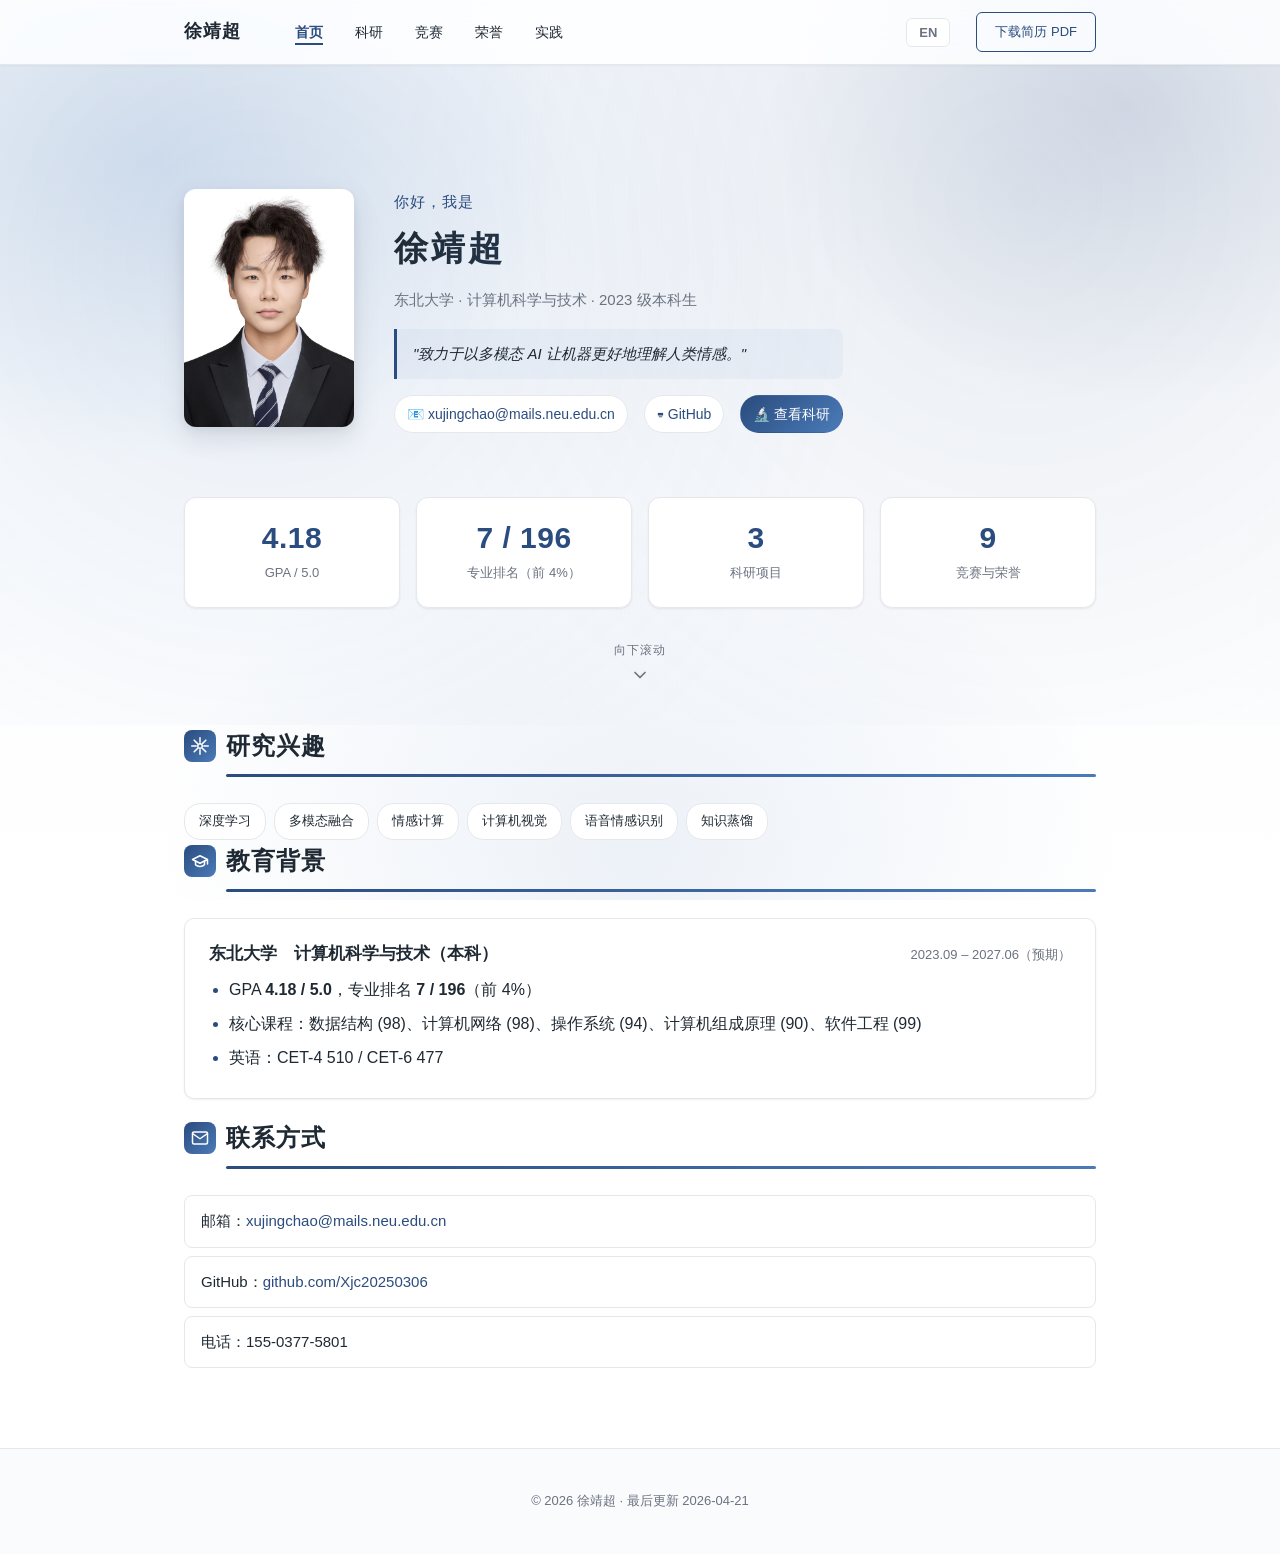
<file: index.html>
<!DOCTYPE html>
<html lang="zh-CN">

<head>
  <meta charset="UTF-8">
  <meta name="viewport" content="width=device-width, initial-scale=1.0">
  <meta name="description" content="徐靖超 - 东北大学计算机科学与技术本科生个人主页">
  <title data-en="Jingchao Xu · Homepage">徐靖超 · 个人主页</title>
  <link rel="stylesheet" href="css/style.css">
</head>

<body>

  <header class="site-header">
    <nav class="nav container">
      <a class="brand" href="index.html" data-en="Jingchao Xu">徐靖超</a>
      <ul class="nav-links">
        <li><a href="index.html" class="active" data-en="Home">首页</a></li>
        <li><a href="research.html" data-en="Research">科研</a></li>
        <li><a href="awards.html" data-en="Awards">竞赛</a></li>
        <li><a href="honors.html" data-en="Honors">荣誉</a></li>
        <li><a href="activities.html" data-en="Activities">实践</a></li>
      </ul>
      <button id="lang-toggle" class="btn-lang" type="button" aria-label="Switch to English">EN</button>
      <a class="btn-resume" href="assets/resume.pdf" target="_blank" rel="noopener" data-en="Download CV">下载简历 PDF</a>
    </nav>
  </header>

  <main>

    <!-- Hero -->
    <section class="hero-wrap">
      <div class="hero-bg-deco" aria-hidden="true"></div>
      <div class="hero container">
        <img class="avatar" src="assets/avatar.jpg" alt="徐靖超" loading="eager">
        <div class="hero-info">
          <p class="greet" data-en="Hello, I'm">你好，我是</p>
          <h1 data-en="Jingchao Xu">徐靖超</h1>
          <p class="tagline" data-en="Northeastern University · Computer Science · Class of 2027">
            东北大学 · 计算机科学与技术 · 2023 级本科生</p>
          <p class="motto" data-en="“Exploring how machines can perceive human emotion through multimodal AI.”">
            "致力于以多模态 AI 让机器更好地理解人类情感。"</p>
          <p class="hero-contact">
            <a href="mailto:xujingchao@mails.neu.edu.cn">📧 xujingchao@mails.neu.edu.cn</a>
            <a href="https://github.com/Xjc20250306" target="_blank" rel="noopener">⌨ GitHub</a>
            <a href="research.html" data-en="🔬 Research" class="cta-link">🔬 查看科研</a>
          </p>
        </div>
      </div>

      <!-- 统计卡片 -->
      <div class="container stats-grid reveal">
        <div class="stat-card">
          <div class="stat-num" data-count-to="4.18" data-decimals="2">0.00</div>
          <div class="stat-label" data-en="GPA / 5.0">GPA / 5.0</div>
        </div>
        <div class="stat-card">
          <div class="stat-num"><span data-count-to="7">0</span> / 196</div>
          <div class="stat-label" data-en="Major Ranking (Top 4%)">专业排名（前 4%）</div>
        </div>
        <div class="stat-card">
          <div class="stat-num" data-count-to="3">0</div>
          <div class="stat-label" data-en="Research Projects">科研项目</div>
        </div>
        <div class="stat-card">
          <div class="stat-num" data-count-to="9">0</div>
          <div class="stat-label" data-en="Awards & Honors">竞赛与荣誉</div>
        </div>
      </div>

      <a href="#main-content" class="scroll-down" aria-label="向下滚动">
        <span data-en="Scroll">向下滚动</span>
        <svg width="20" height="20" viewBox="0 0 24 24" fill="none" stroke="currentColor" stroke-width="2"
          stroke-linecap="round" stroke-linejoin="round">
          <polyline points="6 9 12 15 18 9"></polyline>
        </svg>
      </a>
    </section>

    <div id="main-content"></div>

    <!-- 研究兴趣 -->
    <section class="container reveal">
      <h2>
        <span class="sec-icon" aria-hidden="true">
          <svg viewBox="0 0 24 24" fill="none" stroke="currentColor" stroke-width="2" stroke-linecap="round"
            stroke-linejoin="round">
            <circle cx="12" cy="12" r="3"></circle>
            <path
              d="M12 1v6m0 10v6M4.22 4.22l4.24 4.24m7.08 7.08l4.24 4.24M1 12h6m10 0h6M4.22 19.78l4.24-4.24m7.08-7.08l4.24-4.24">
            </path>
          </svg>
        </span>
        <span data-en="Research Interests">研究兴趣</span>
      </h2>
      <div class="tags">
        <span class="tag-pill" data-en="Deep Learning">深度学习</span>
        <span class="tag-pill" data-en="Multimodal Fusion">多模态融合</span>
        <span class="tag-pill" data-en="Affective Computing">情感计算</span>
        <span class="tag-pill" data-en="Computer Vision">计算机视觉</span>
        <span class="tag-pill" data-en="Speech Emotion Recognition">语音情感识别</span>
        <span class="tag-pill" data-en="Knowledge Distillation">知识蒸馏</span>
      </div>
    </section>

    <!-- 教育背景 -->
    <section class="container reveal">
      <h2>
        <span class="sec-icon" aria-hidden="true">
          <svg viewBox="0 0 24 24" fill="none" stroke="currentColor" stroke-width="2" stroke-linecap="round"
            stroke-linejoin="round">
            <path d="M22 10v6M2 10l10-5 10 5-10 5z"></path>
            <path d="M6 12v5c3 3 9 3 12 0v-5"></path>
          </svg>
        </span>
        <span data-en="Education">教育背景</span>
      </h2>
      <article class="card">
        <div class="card-head">
          <h3 data-en="Northeastern University &nbsp;&nbsp; B.Eng. in Computer Science and Technology">
            东北大学　计算机科学与技术（本科）</h3>
          <span class="period" data-en="Sep 2023 – Jun 2027 (Expected)">2023.09 – 2027.06（预期）</span>
        </div>
        <ul class="bullets">
          <li data-en="GPA <strong>4.18 / 5.0</strong>, Major Ranking <strong>7 / 196</strong> (Top 4%)">
            GPA <strong>4.18 / 5.0</strong>，专业排名 <strong>7 / 196</strong>（前 4%）</li>
          <li
            data-en="Core Courses: Data Structures (98), Computer Networks (98), Operating Systems (94), Computer Organization (90), Software Engineering (99)">
            核心课程：数据结构 (98)、计算机网络 (98)、操作系统 (94)、计算机组成原理 (90)、软件工程 (99)</li>
          <li data-en="English: CET-4 510 / CET-6 477">英语：CET-4 510 / CET-6 477</li>
        </ul>
      </article>
    </section>

    <!-- 联系方式 -->
    <section class="container reveal">
      <h2>
        <span class="sec-icon" aria-hidden="true">
          <svg viewBox="0 0 24 24" fill="none" stroke="currentColor" stroke-width="2" stroke-linecap="round"
            stroke-linejoin="round">
            <path d="M4 4h16c1.1 0 2 .9 2 2v12c0 1.1-.9 2-2 2H4c-1.1 0-2-.9-2-2V6c0-1.1.9-2 2-2z"></path>
            <polyline points="22,6 12,13 2,6"></polyline>
          </svg>
        </span>
        <span data-en="Contact">联系方式</span>
      </h2>
      <ul class="contact-list">
        <li data-en="Email: <a href='mailto:xujingchao@mails.neu.edu.cn'>xujingchao@mails.neu.edu.cn</a>">
          邮箱：<a href="mailto:xujingchao@mails.neu.edu.cn">xujingchao@mails.neu.edu.cn</a></li>
        <li
          data-en="GitHub: <a href='https://github.com/Xjc20250306' target='_blank' rel='noopener'>github.com/Xjc20250306</a>">
          GitHub：<a href="https://github.com/Xjc20250306" target="_blank" rel="noopener">github.com/Xjc20250306</a>
        </li>
        <li data-en="Phone: 155-0377-5801">电话：155-0377-5801</li>
      </ul>
    </section>

  </main>

  <footer class="site-footer">
    <div class="container">
      <p data-en="© 2026 Jingchao Xu · Last updated 2026-04-19">© 2026 徐靖超 · 最后更新 2026-04-21</p>
    </div>
  </footer>

  <script src="js/main.js"></script>
</body>

</html>
</file>
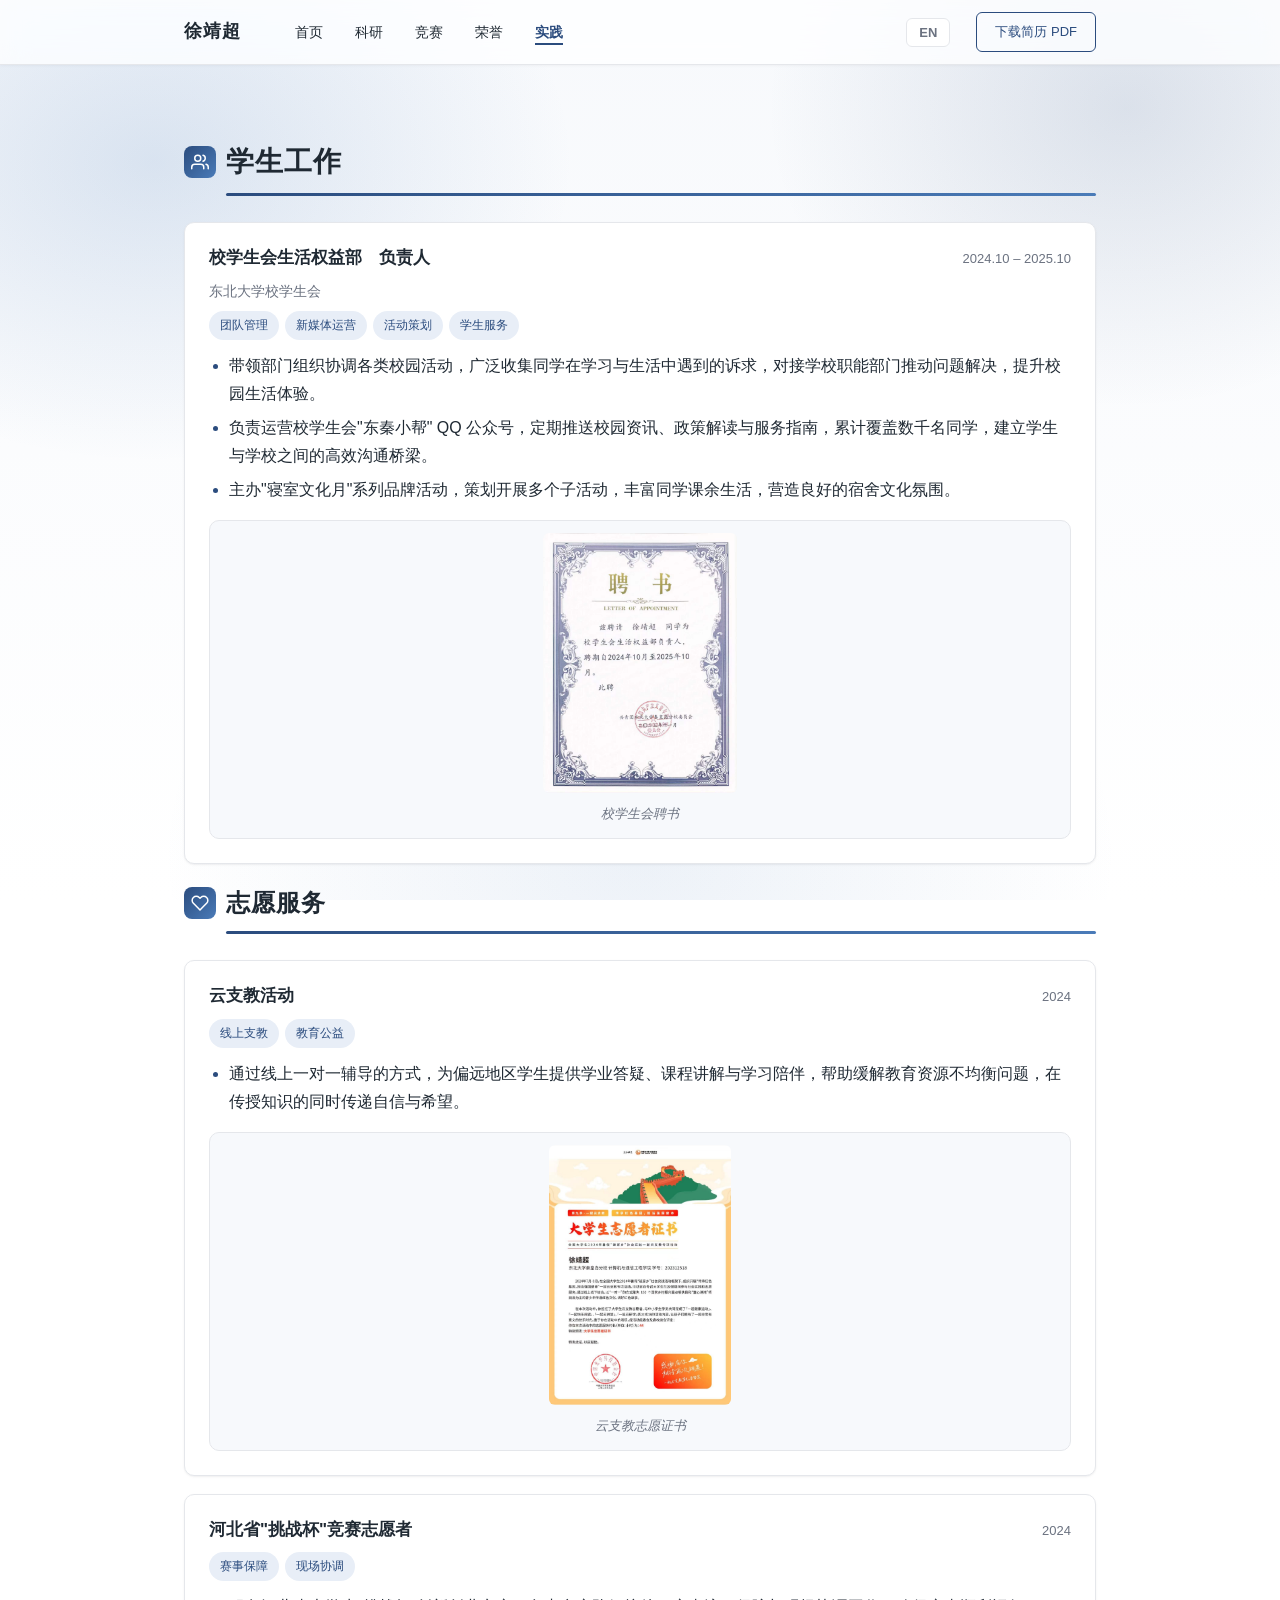
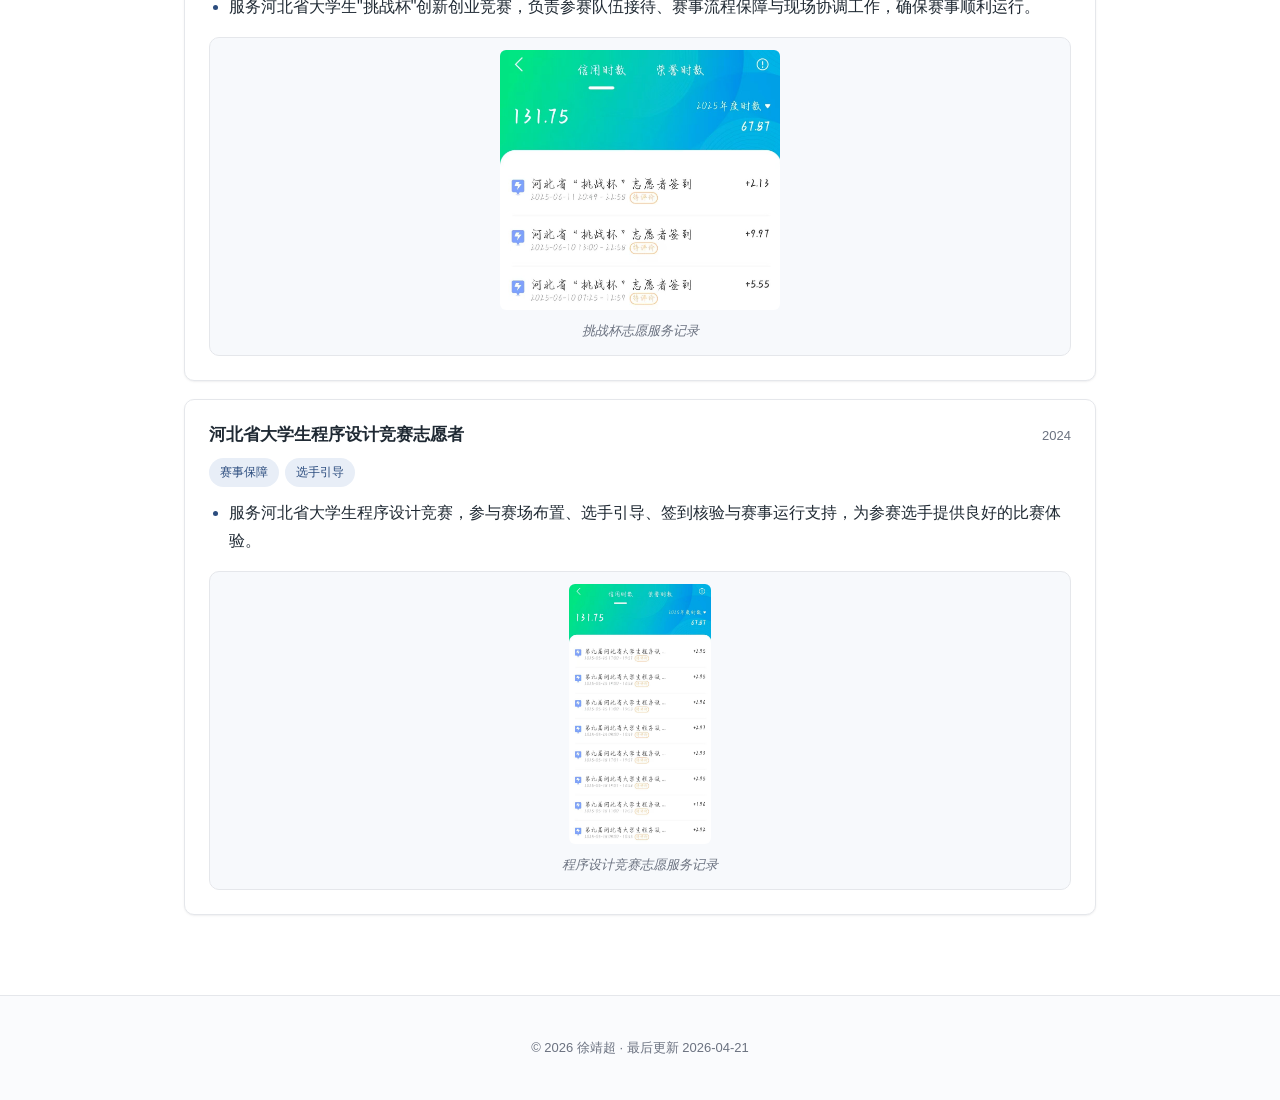
<file: activities.html>
<!DOCTYPE html>
<html lang="zh-CN">

<head>
  <meta charset="UTF-8">
  <meta name="viewport" content="width=device-width, initial-scale=1.0">
  <meta name="description" content="徐靖超 - 学生工作与志愿服务">
  <title data-en="Activities · Jingchao Xu">学生工作与志愿服务 · 徐靖超</title>
  <link rel="stylesheet" href="css/style.css">
</head>

<body>

  <header class="site-header">
    <nav class="nav container">
      <a class="brand" href="index.html" data-en="Jingchao Xu">徐靖超</a>
      <ul class="nav-links">
        <li><a href="index.html" data-en="Home">首页</a></li>
        <li><a href="research.html" data-en="Research">科研</a></li>
        <li><a href="awards.html" data-en="Awards">竞赛</a></li>
        <li><a href="honors.html" data-en="Honors">荣誉</a></li>
        <li><a href="activities.html" class="active" data-en="Activities">实践</a></li>
      </ul>
      <button id="lang-toggle" class="btn-lang" type="button" aria-label="Switch to English">EN</button>
      <a class="btn-resume" href="assets/resume.pdf" target="_blank" rel="noopener" data-en="Download CV">下载简历 PDF</a>
    </nav>
  </header>

  <main>

    <!-- 学生工作 -->
    <section class="container page-section">
      <h2>
        <span class="sec-icon" aria-hidden="true">
          <svg viewBox="0 0 24 24" fill="none" stroke="currentColor" stroke-width="2" stroke-linecap="round"
            stroke-linejoin="round">
            <path d="M17 21v-2a4 4 0 0 0-4-4H5a4 4 0 0 0-4 4v2"></path>
            <circle cx="9" cy="7" r="4"></circle>
            <path d="M23 21v-2a4 4 0 0 0-3-3.87"></path>
            <path d="M16 3.13a4 4 0 0 1 0 7.75"></path>
          </svg>
        </span>
        <span data-en="Student Leadership">学生工作</span>
      </h2>

      <article class="card reveal">
        <div class="card-head">
          <h3 data-en="Head of Life &amp; Rights Department, NEU Student Union">校学生会生活权益部　负责人</h3>
          <span class="period" data-en="Oct 2024 – Oct 2025">2024.10 – 2025.10</span>
        </div>
        <p class="meta" data-en="Northeastern University Student Union">东北大学校学生会</p>
        <div class="tags-mini">
          <span class="tag-pill sm" data-en="Leadership">团队管理</span>
          <span class="tag-pill sm" data-en="New Media Operation">新媒体运营</span>
          <span class="tag-pill sm" data-en="Event Planning">活动策划</span>
          <span class="tag-pill sm" data-en="Student Service">学生服务</span>
        </div>
        <ul class="bullets">
          <li
            data-en="Led a team to organize campus activities, gathered student feedback on academic and daily-life issues, and coordinated with university administration to drive improvements.">
            带领部门组织协调各类校园活动，广泛收集同学在学习与生活中遇到的诉求，对接学校职能部门推动问题解决，提升校园生活体验。</li>
          <li
            data-en="Operated the official QQ channel “东秦小帮” (DongQin Helper), regularly publishing campus information, policy interpretation and service guides reaching thousands of students.">
            负责运营校学生会"东秦小帮" QQ 公众号，定期推送校园资讯、政策解读与服务指南，累计覆盖数千名同学，建立学生与学校之间的高效沟通桥梁。</li>
          <li
            data-en="Hosted the “Dormitory Culture Month” series, planning multiple sub-events to enrich dorm life and strengthen community bonds among students.">
            主办"寝室文化月"系列品牌活动，策划开展多个子活动，丰富同学课余生活，营造良好的宿舍文化氛围。</li>
        </ul>
        <figure class="card-figure">
          <img src="assets/certs/学生会聘书.jpg" alt="校学生会聘书" loading="lazy"
            onerror="this.src='assets/avatar.jpg';this.classList.add('placeholder');">
          <figcaption data-en="Student Union Appointment Letter">校学生会聘书</figcaption>
        </figure>
      </article>
    </section>

    <!-- 志愿服务 -->
    <section class="container">
      <h2>
        <span class="sec-icon" aria-hidden="true">
          <svg viewBox="0 0 24 24" fill="none" stroke="currentColor" stroke-width="2" stroke-linecap="round"
            stroke-linejoin="round">
            <path
              d="M20.84 4.61a5.5 5.5 0 0 0-7.78 0L12 5.67l-1.06-1.06a5.5 5.5 0 0 0-7.78 7.78l1.06 1.06L12 21.23l7.78-7.78 1.06-1.06a5.5 5.5 0 0 0 0-7.78z">
            </path>
          </svg>
        </span>
        <span data-en="Volunteer Service">志愿服务</span>
      </h2>

      <article class="card reveal">
        <div class="card-head">
          <h3 data-en="Online Teaching Volunteer (Cloud Tutoring Project)">云支教活动</h3>
          <span class="period" data-en="2024">2024</span>
        </div>
        <div class="tags-mini">
          <span class="tag-pill sm" data-en="Online Teaching">线上支教</span>
          <span class="tag-pill sm" data-en="Educational Equity">教育公益</span>
        </div>
        <ul class="bullets">
          <li
            data-en="Provided online academic tutoring and companionship for students from remote regions, helping bridge the educational resource gap and conveying confidence and motivation through personalized one-on-one sessions.">
            通过线上一对一辅导的方式，为偏远地区学生提供学业答疑、课程讲解与学习陪伴，帮助缓解教育资源不均衡问题，在传授知识的同时传递自信与希望。</li>
        </ul>
        <figure class="card-figure">
          <img src="assets/certs/云支教.jpg" alt="云支教志愿证书" loading="lazy"
            onerror="this.src='assets/avatar.jpg';this.classList.add('placeholder');">
          <figcaption data-en="Cloud Tutoring Volunteer Certificate">云支教志愿证书</figcaption>
        </figure>
      </article>

      <article class="card reveal">
        <div class="card-head">
          <h3 data-en="Volunteer, Hebei Provincial “Challenge Cup” Competition">河北省"挑战杯"竞赛志愿者</h3>
          <span class="period" data-en="2024">2024</span>
        </div>
        <div class="tags-mini">
          <span class="tag-pill sm" data-en="Event Support">赛事保障</span>
          <span class="tag-pill sm" data-en="Coordination">现场协调</span>
        </div>
        <ul class="bullets">
          <li
            data-en="Served the Hebei Provincial 'Challenge Cup' college innovation and entrepreneurship competition, responsible for participant reception, on-site coordination, and supporting the smooth operation of the contest.">
            服务河北省大学生"挑战杯"创新创业竞赛，负责参赛队伍接待、赛事流程保障与现场协调工作，确保赛事顺利运行。</li>
        </ul>
        <figure class="card-figure">
          <img src="assets/certs/挑战杯.jpg" alt="挑战杯志愿服务证书" loading="lazy"
            onerror="this.src='assets/avatar.jpg';this.classList.add('placeholder');">
          <figcaption data-en="Challenge Cup Volunteer Certificate">挑战杯志愿服务记录</figcaption>
        </figure>
      </article>

      <article class="card reveal">
        <div class="card-head">
          <h3 data-en="Volunteer, Hebei Provincial Collegiate Programming Contest">河北省大学生程序设计竞赛志愿者</h3>
          <span class="period" data-en="2024">2024</span>
        </div>
        <div class="tags-mini">
          <span class="tag-pill sm" data-en="Event Support">赛事保障</span>
          <span class="tag-pill sm" data-en="Contestant Guidance">选手引导</span>
        </div>
        <ul class="bullets">
          <li
            data-en="Supported the Hebei Provincial Collegiate Programming Contest with venue setup, contestant guidance, and on-site logistics, contributing to a smooth and well-organized event experience.">
            服务河北省大学生程序设计竞赛，参与赛场布置、选手引导、签到核验与赛事运行支持，为参赛选手提供良好的比赛体验。</li>
        </ul>
        <figure class="card-figure">
          <img src="assets/certs/程序设计竞赛.jpg" alt="程序设计竞赛志愿服务证书" loading="lazy"
            onerror="this.src='assets/avatar.jpg';this.classList.add('placeholder');">
          <figcaption data-en="Programming Contest Volunteer Certificate">程序设计竞赛志愿服务记录</figcaption>
        </figure>
      </article>
    </section>

  </main>

  <footer class="site-footer">
    <div class="container">
      <p data-en="© 2026 Jingchao Xu · Last updated 2026-04-19">© 2026 徐靖超 · 最后更新 2026-04-21</p>
    </div>
  </footer>

  <script src="js/main.js"></script>
</body>

</html>
</file>
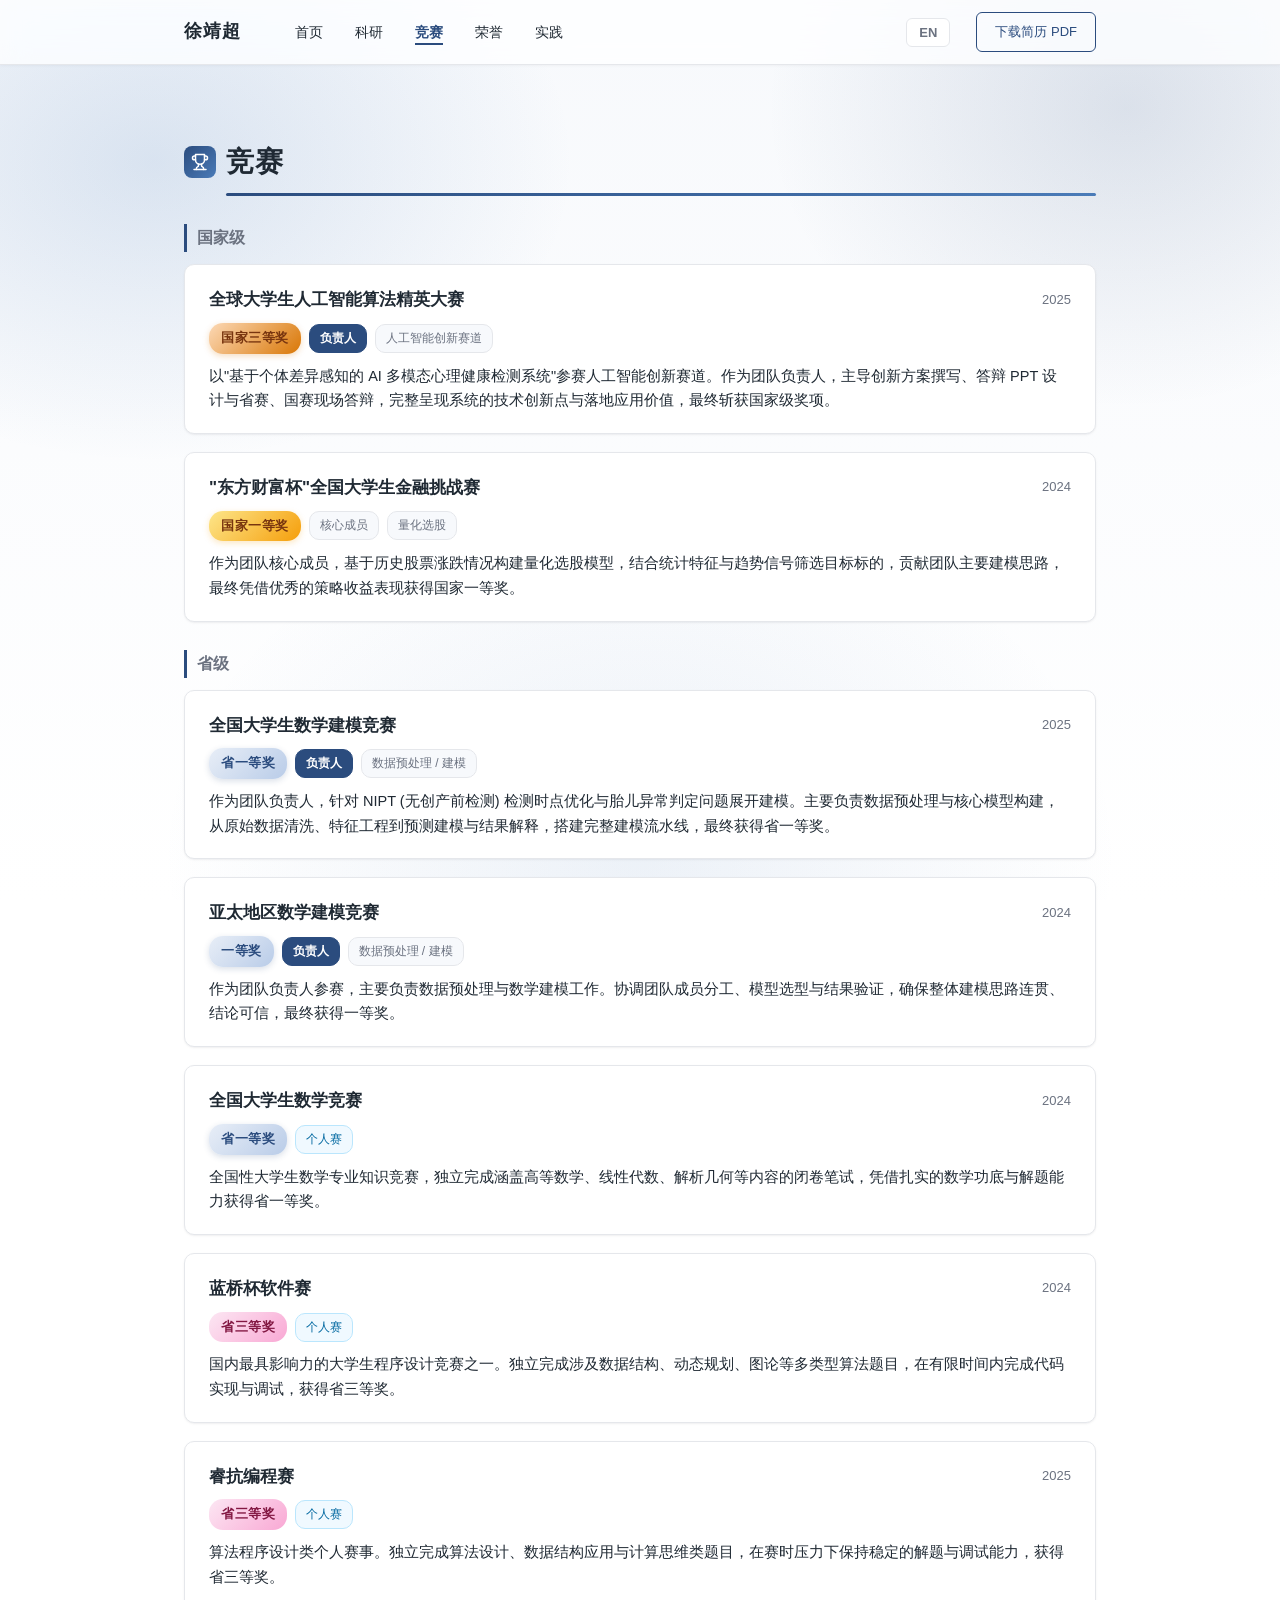
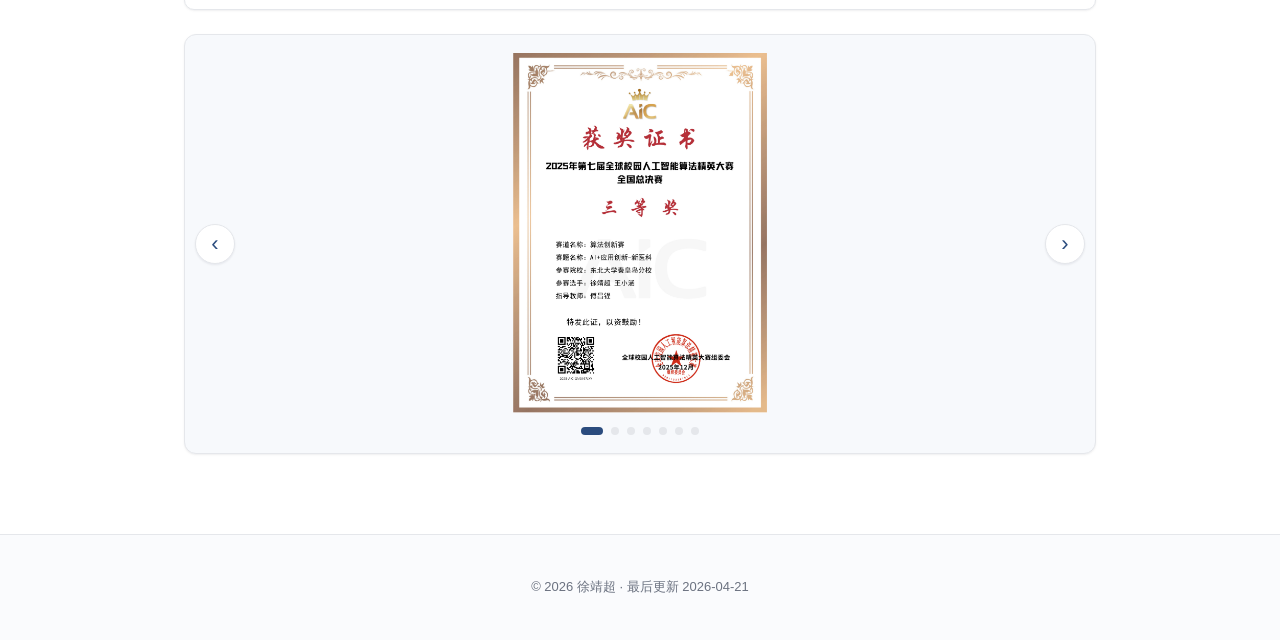
<file: awards.html>
<!DOCTYPE html>
<html lang="zh-CN">

<head>
  <meta charset="UTF-8">
  <meta name="viewport" content="width=device-width, initial-scale=1.0">
  <meta name="description" content="徐靖超 - 竞赛">
  <title data-en="Awards · Jingchao Xu">竞赛 · 徐靖超</title>
  <link rel="stylesheet" href="css/style.css">
</head>

<body>

  <header class="site-header">
    <nav class="nav container">
      <a class="brand" href="index.html" data-en="Jingchao Xu">徐靖超</a>
      <ul class="nav-links">
        <li><a href="index.html" data-en="Home">首页</a></li>
        <li><a href="research.html" data-en="Research">科研</a></li>
        <li><a href="awards.html" class="active" data-en="Awards">竞赛</a></li>
        <li><a href="honors.html" data-en="Honors">荣誉</a></li>
        <li><a href="activities.html" data-en="Activities">实践</a></li>
      </ul>
      <button id="lang-toggle" class="btn-lang" type="button" aria-label="Switch to English">EN</button>
      <a class="btn-resume" href="assets/resume.pdf" target="_blank" rel="noopener" data-en="Download CV">下载简历 PDF</a>
    </nav>
  </header>

  <main>

    <section class="container page-section">
      <h2>
        <span class="sec-icon" aria-hidden="true">
          <svg viewBox="0 0 24 24" fill="none" stroke="currentColor" stroke-width="2" stroke-linecap="round"
            stroke-linejoin="round">
            <path d="M6 9H4.5a2.5 2.5 0 0 1 0-5H6"></path>
            <path d="M18 9h1.5a2.5 2.5 0 0 0 0-5H18"></path>
            <path d="M4 22h16"></path>
            <path d="M10 14.66V17c0 .55-.47.98-.97 1.21C7.85 18.75 7 20.24 7 22"></path>
            <path d="M14 14.66V17c0 .55.47.98.97 1.21C16.15 18.75 17 20.24 17 22"></path>
            <path d="M18 2H6v7a6 6 0 0 0 12 0V2Z"></path>
          </svg>
        </span>
        <span data-en="Competition Awards">竞赛</span>
      </h2>

      <h3 class="sub" data-en="National Level">国家级</h3>

      <article class="card award-card reveal">
        <div class="card-head">
          <h3 data-en="Global Collegiate AI Algorithm Elite Contest">全球大学生人工智能算法精英大赛</h3>
          <span class="period" data-en="2025">2025</span>
        </div>
        <div class="award-meta">
          <span class="award-badge bronze" data-en="National Third Prize">国家三等奖</span>
          <span class="role-tag lead" data-en="Team Leader">负责人</span>
          <span class="role-tag" data-en="AI Innovation Track">人工智能创新赛道</span>
        </div>
        <p class="award-desc"
          data-en="Led the team in the AI Innovation Track with the project “AI Multimodal Mental Health Detection System with Individual Difference Perception”. Responsible for innovation proposal writing, defense slide design and on-stage presentation in both provincial and national rounds, fully showcasing the system’s technical novelty and application value.">
          以"基于个体差异感知的 AI 多模态心理健康检测系统"参赛人工智能创新赛道。作为团队负责人，主导创新方案撰写、答辩 PPT 设计与省赛、国赛现场答辩，完整呈现系统的技术创新点与落地应用价值，最终斩获国家级奖项。</p>
      </article>

      <article class="card award-card reveal">
        <div class="card-head">
          <h3 data-en="“Eastmoney Cup” National Collegiate Finance Challenge">"东方财富杯"全国大学生金融挑战赛</h3>
          <span class="period" data-en="2024">2024</span>
        </div>
        <div class="award-meta">
          <span class="award-badge gold" data-en="National First Prize">国家一等奖</span>
          <span class="role-tag" data-en="Core Member">核心成员</span>
          <span class="role-tag" data-en="Quantitative Trading">量化选股</span>
        </div>
        <p class="award-desc"
          data-en="As a core team member, designed a quantitative stock-picking strategy based on historical price-movement patterns. Used statistical features and trend signals to screen target stocks, contributing to the team’s superior return performance and ranking among national first prize winners.">
          作为团队核心成员，基于历史股票涨跌情况构建量化选股模型，结合统计特征与趋势信号筛选目标标的，贡献团队主要建模思路，最终凭借优秀的策略收益表现获得国家一等奖。</p>
      </article>

      <h3 class="sub" data-en="Provincial Level">省级</h3>

      <article class="card award-card reveal">
        <div class="card-head">
          <h3 data-en="China Undergraduate Mathematical Contest in Modeling (CUMCM)">全国大学生数学建模竞赛</h3>
          <span class="period" data-en="2025">2025</span>
        </div>
        <div class="award-meta">
          <span class="award-badge prov-1" data-en="Provincial First Prize">省一等奖</span>
          <span class="role-tag lead" data-en="Team Leader">负责人</span>
          <span class="role-tag" data-en="Data Preprocessing & Modeling">数据预处理 / 建模</span>
        </div>
        <p class="award-desc"
          data-en="Led the team to address the optimization of NIPT (Non-Invasive Prenatal Testing) timing and fetal abnormality classification. Took charge of data preprocessing and core model construction, building a complete pipeline from raw data cleaning to predictive modeling and result interpretation, and achieved a Provincial First Prize.">
          作为团队负责人，针对 NIPT (无创产前检测) 检测时点优化与胎儿异常判定问题展开建模。主要负责数据预处理与核心模型构建，从原始数据清洗、特征工程到预测建模与结果解释，搭建完整建模流水线，最终获得省一等奖。</p>
      </article>

      <article class="card award-card reveal">
        <div class="card-head">
          <h3 data-en="Asia-Pacific Mathematical Contest in Modeling (APMCM)">亚太地区数学建模竞赛</h3>
          <span class="period" data-en="2024">2024</span>
        </div>
        <div class="award-meta">
          <span class="award-badge prov-1" data-en="First Prize">一等奖</span>
          <span class="role-tag lead" data-en="Team Leader">负责人</span>
          <span class="role-tag" data-en="Data Preprocessing & Modeling">数据预处理 / 建模</span>
        </div>
        <p class="award-desc"
          data-en="Led the team in the Asia-Pacific Mathematical Contest in Modeling, primarily responsible for data preprocessing and mathematical model construction. Coordinated task allocation, model selection, and result validation across the team, securing a First Prize.">
          作为团队负责人参赛，主要负责数据预处理与数学建模工作。协调团队成员分工、模型选型与结果验证，确保整体建模思路连贯、结论可信，最终获得一等奖。</p>
      </article>

      <article class="card award-card reveal">
        <div class="card-head">
          <h3 data-en="China Undergraduate Mathematics Competition">全国大学生数学竞赛</h3>
          <span class="period" data-en="2024">2024</span>
        </div>
        <div class="award-meta">
          <span class="award-badge prov-1" data-en="Provincial First Prize">省一等奖</span>
          <span class="role-tag solo" data-en="Individual">个人赛</span>
        </div>
        <p class="award-desc"
          data-en="An individual mathematics competition for university students nationwide, covering Calculus, Linear Algebra, and Analytic Geometry. Independently completed the closed-book examination and was awarded a Provincial First Prize.">
          全国性大学生数学专业知识竞赛，独立完成涵盖高等数学、线性代数、解析几何等内容的闭卷笔试，凭借扎实的数学功底与解题能力获得省一等奖。</p>
      </article>

      <article class="card award-card reveal">
        <div class="card-head">
          <h3 data-en="Lanqiao Cup Software Contest">蓝桥杯软件赛</h3>
          <span class="period" data-en="2024">2024</span>
        </div>
        <div class="award-meta">
          <span class="award-badge prov-3" data-en="Provincial Third Prize">省三等奖</span>
          <span class="role-tag solo" data-en="Individual">个人赛</span>
        </div>
        <p class="award-desc"
          data-en="One of the most influential algorithmic programming contests for Chinese college students. Independently solved algorithm problems involving data structures, dynamic programming, and graph theory in a limited-time on-site environment.">
          国内最具影响力的大学生程序设计竞赛之一。独立完成涉及数据结构、动态规划、图论等多类型算法题目，在有限时间内完成代码实现与调试，获得省三等奖。</p>
      </article>

      <article class="card award-card reveal">
        <div class="card-head">
          <h3 data-en="RAICOM Programming Contest">睿抗编程赛</h3>
          <span class="period" data-en="2025">2025</span>
        </div>
        <div class="award-meta">
          <span class="award-badge prov-3" data-en="Provincial Third Prize">省三等奖</span>
          <span class="role-tag solo" data-en="Individual">个人赛</span>
        </div>
        <p class="award-desc"
          data-en="An individual algorithmic programming contest. Independently solved problems across algorithm design, data structures, and computational thinking under contest-time constraints, earning a Provincial Third Prize.">
          算法程序设计类个人赛事。独立完成算法设计、数据结构应用与计算思维类题目，在赛时压力下保持稳定的解题与调试能力，获得省三等奖。</p>
      </article>

      <!-- 证书轮播 -->
      <div class="carousel">
        <button class="carousel-btn prev" aria-label="上一张">&lsaquo;</button>
        <div class="carousel-track">
          <img src="assets/certs/人工智能算法精英赛.png" alt="竞赛证书 1" loading="lazy">
          <img src="assets/certs/东方财富杯.jpg" alt="竞赛证书 2" loading="lazy">
          <img src="assets/certs/全国大学生数学竞赛一等奖.jpg" alt="竞赛证书 3" loading="lazy">
          <img src="assets/certs/睿抗.jpg" alt="竞赛证书 4" loading="lazy">
          <img src="assets/certs/mathorcup大数据挑战赛.jpg" alt="竞赛证书 5" loading="lazy">
          <img src="assets/certs/蓝桥杯.jpg" alt="竞赛证书 6" loading="lazy">
          <img src="assets/certs/沙盘竞赛.jpg" alt="竞赛证书 7" loading="lazy">
        </div>
        <button class="carousel-btn next" aria-label="下一张">&rsaquo;</button>
        <div class="carousel-dots"></div>
      </div>
    </section>

  </main>

  <footer class="site-footer">
    <div class="container">
      <p data-en="© 2026 Jingchao Xu · Last updated 2026-04-19">© 2026 徐靖超 · 最后更新 2026-04-21</p>
    </div>
  </footer>

  <script src="js/main.js"></script>
</body>

</html>
</file>
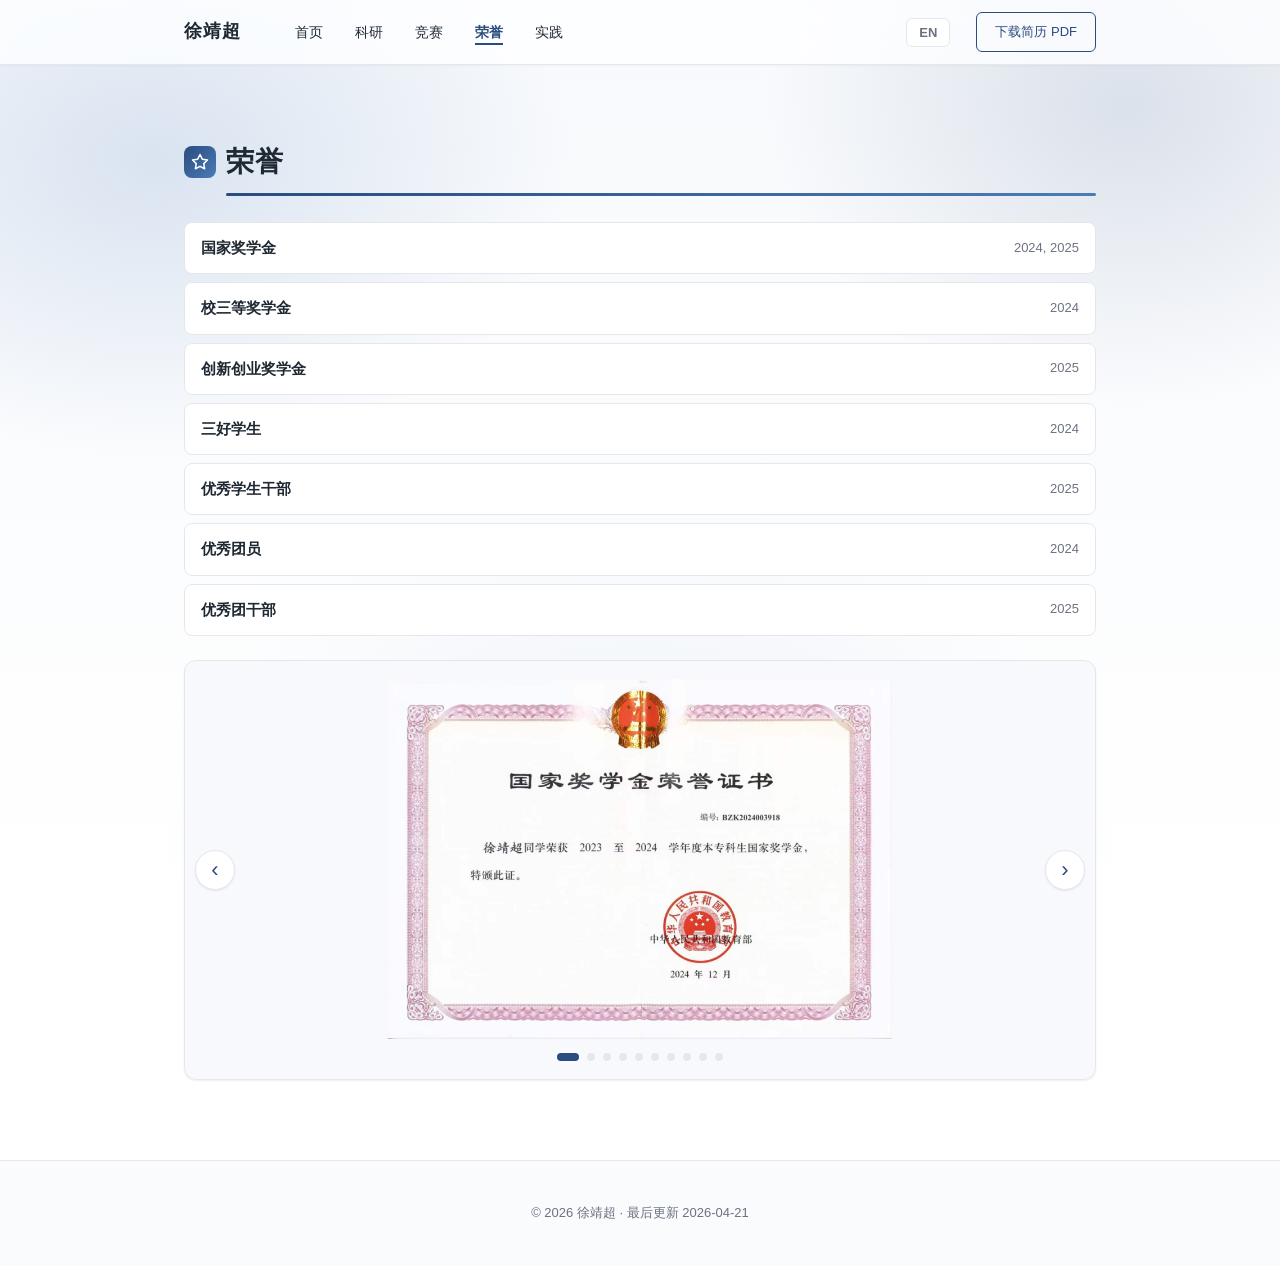
<file: honors.html>
<!DOCTYPE html>
<html lang="zh-CN">

<head>
  <meta charset="UTF-8">
  <meta name="viewport" content="width=device-width, initial-scale=1.0">
  <meta name="description" content="徐靖超 - 荣誉">
  <title data-en="Honors · Jingchao Xu">荣誉 · 徐靖超</title>
  <link rel="stylesheet" href="css/style.css">
</head>

<body>

  <header class="site-header">
    <nav class="nav container">
      <a class="brand" href="index.html" data-en="Jingchao Xu">徐靖超</a>
      <ul class="nav-links">
        <li><a href="index.html" data-en="Home">首页</a></li>
        <li><a href="research.html" data-en="Research">科研</a></li>
        <li><a href="awards.html" data-en="Awards">竞赛</a></li>
        <li><a href="honors.html" class="active" data-en="Honors">荣誉</a></li>
        <li><a href="activities.html" data-en="Activities">实践</a></li>
      </ul>
      <button id="lang-toggle" class="btn-lang" type="button" aria-label="Switch to English">EN</button>
      <a class="btn-resume" href="assets/resume.pdf" target="_blank" rel="noopener" data-en="Download CV">下载简历 PDF</a>
    </nav>
  </header>

  <main>

    <section class="container page-section">
      <h2>
        <span class="sec-icon" aria-hidden="true">
          <svg viewBox="0 0 24 24" fill="none" stroke="currentColor" stroke-width="2" stroke-linecap="round"
            stroke-linejoin="round">
            <polygon
              points="12 2 15.09 8.26 22 9.27 17 14.14 18.18 21.02 12 17.77 5.82 21.02 7 14.14 2 9.27 8.91 8.26 12 2">
            </polygon>
          </svg>
        </span>
        <span data-en="Honors & Scholarships">荣誉</span>
      </h2>
      <ul class="awards reveal">
        <li data-en="<strong>National Scholarship</strong> &nbsp; <span class='period'>2024, 2025</span>">
          <strong>国家奖学金</strong>　<span class="period">2024, 2025</span>
        </li>
        <li data-en="<strong>University Third-Class Scholarship</strong> &nbsp; <span class='period'>2024</span>">
          <strong>校三等奖学金</strong>　<span class="period">2024</span>
        </li>
        <li
          data-en="<strong>Innovation & Entrepreneurship Scholarship</strong> &nbsp; <span class='period'>2025</span>">
          <strong>创新创业奖学金</strong>　<span class="period">2025</span>
        </li>
        <li data-en="<strong>Merit Student</strong> &nbsp; <span class='period'>2024</span>">
          <strong>三好学生</strong>　<span class="period">2024</span>
        </li>
        <li data-en="<strong>Outstanding Student Cadre</strong> &nbsp; <span class='period'>2025</span>">
          <strong>优秀学生干部</strong>　<span class="period">2025</span>
        </li>
        <li data-en="<strong>Outstanding League Member</strong> &nbsp; <span class='period'>2024</span>">
          <strong>优秀团员</strong>　<span class="period">2024</span>
        </li>
        <li data-en="<strong>Outstanding League Cadre</strong> &nbsp; <span class='period'>2025</span>">
          <strong>优秀团干部</strong>　<span class="period">2025</span>
        </li>
      </ul>

      <!-- 证书轮播 -->
      <div class="carousel">
        <button class="carousel-btn prev" aria-label="上一张">&lsaquo;</button>
        <div class="carousel-track">
          <img src="assets/certs/2024国家奖学金.jpg" loading="lazy">
          <img src="assets/certs/校三等奖学金.jpg" loading="lazy">
          <img src="assets/certs/创新创业奖学金.jpg" loading="lazy">
          <img src="assets/certs/三好学生荣誉.jpg" loading="lazy">
          <img src="assets/certs/优秀团干部荣誉.jpg" loading="lazy">
          <img src="assets/certs/优秀学生干部荣誉.jpg" loading="lazy">
          <img src="assets/certs/优秀入党积极分子荣誉.jpg" loading="lazy">
          <img src="assets/certs/团校优秀学员.jpg" loading="lazy">
          <img src="assets/certs/习语青听.jpg" loading="lazy">
          <img src="assets/certs/学习强国.jpg" loading="lazy">
        </div>
        <button class="carousel-btn next" aria-label="下一张">&rsaquo;</button>
        <div class="carousel-dots"></div>
      </div>
    </section>

  </main>

  <footer class="site-footer">
    <div class="container">
      <p data-en="© 2026 Jingchao Xu · Last updated 2026-04-15">© 2026 徐靖超 · 最后更新 2026-04-21</p>
    </div>
  </footer>

  <script src="js/main.js"></script>
</body>

</html>
</file>
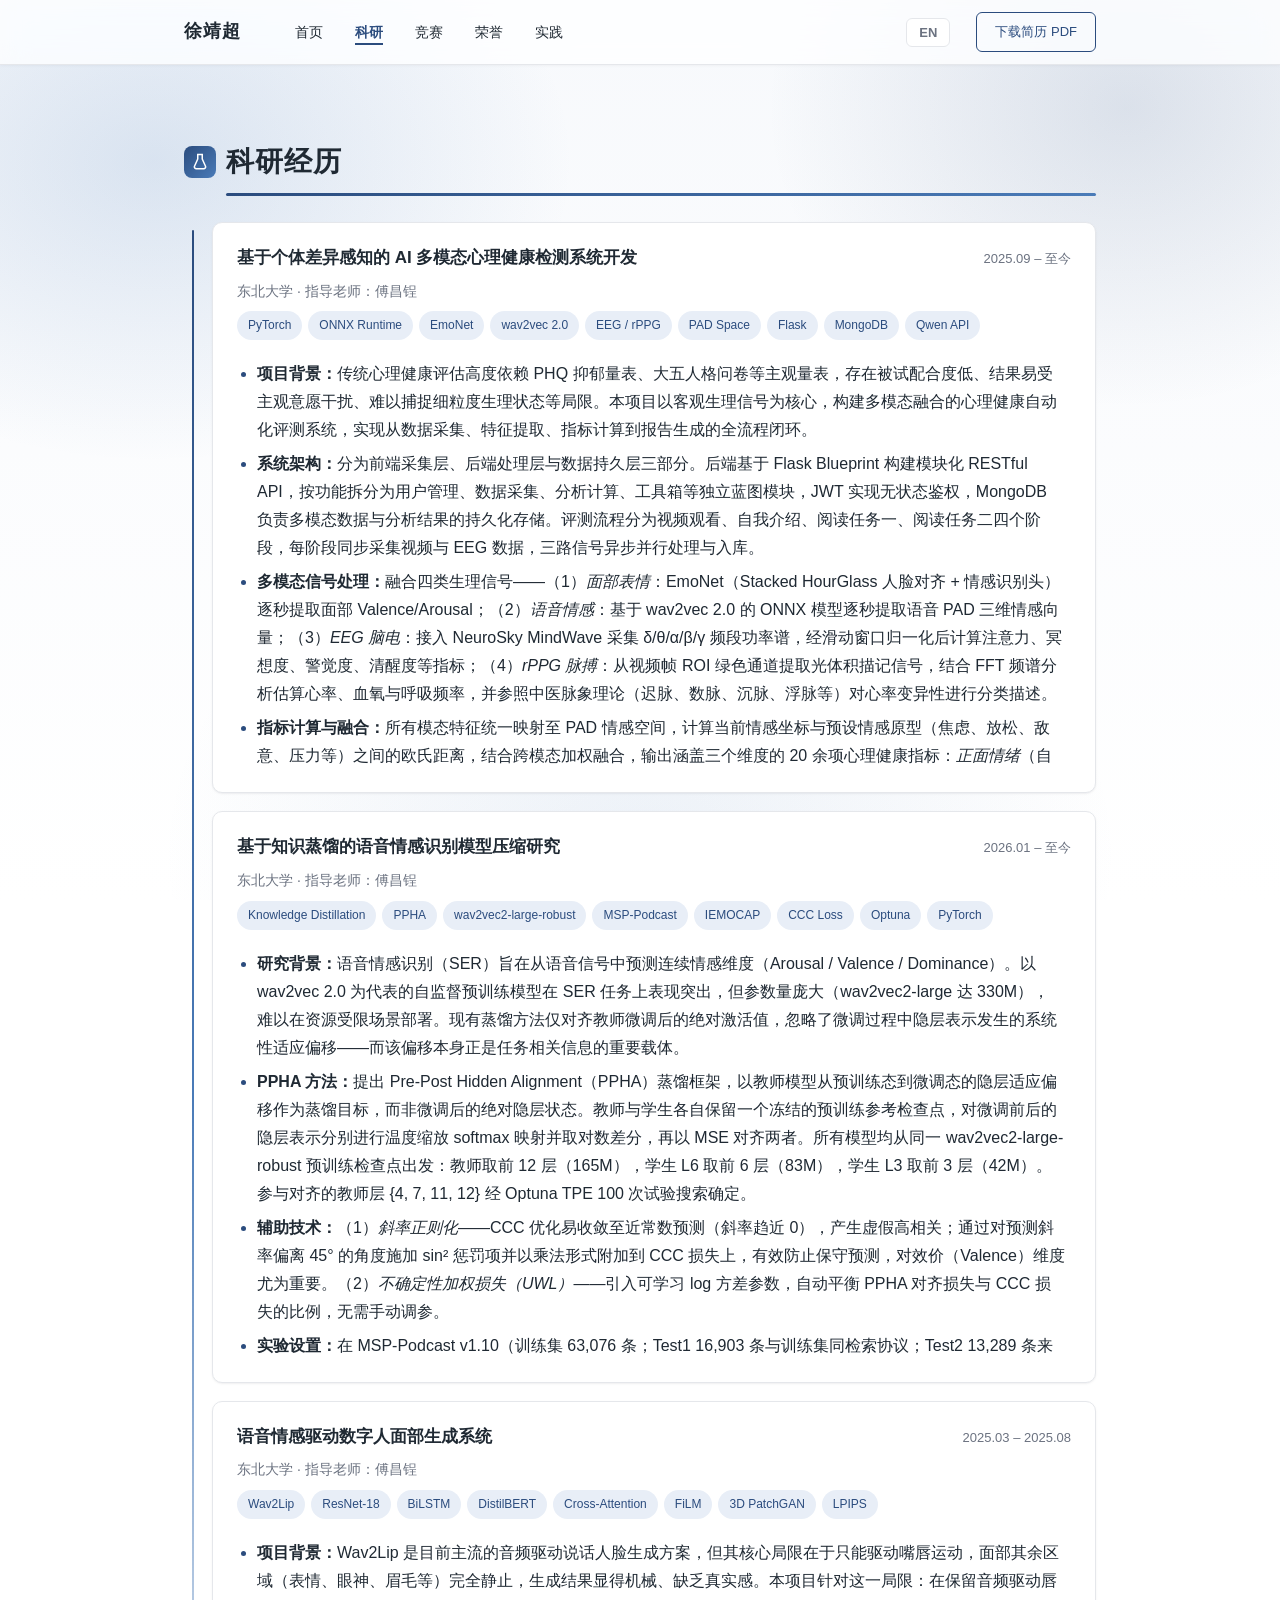
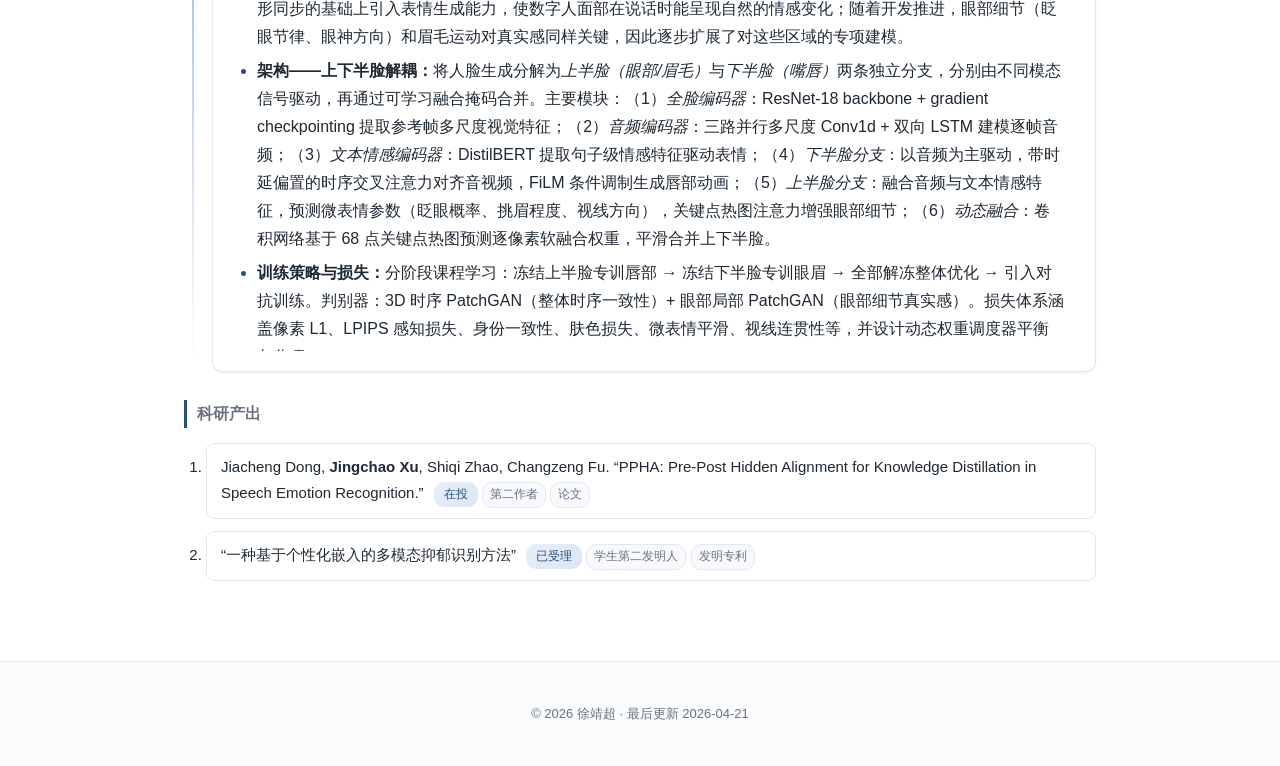
<file: research.html>
<!DOCTYPE html>
<html lang="zh-CN">

<head>
  <meta charset="UTF-8">
  <meta name="viewport" content="width=device-width, initial-scale=1.0">
  <meta name="description" content="徐靖超 - 科研经历">
  <title data-en="Research · Jingchao Xu">科研经历 · 徐靖超</title>
  <link rel="stylesheet" href="css/style.css">
</head>

<body>

  <header class="site-header">
    <nav class="nav container">
      <a class="brand" href="index.html" data-en="Jingchao Xu">徐靖超</a>
      <ul class="nav-links">
        <li><a href="index.html" data-en="Home">首页</a></li>
        <li><a href="research.html" class="active" data-en="Research">科研</a></li>
        <li><a href="awards.html" data-en="Awards">竞赛</a></li>
        <li><a href="honors.html" data-en="Honors">荣誉</a></li>
        <li><a href="activities.html" data-en="Activities">实践</a></li>
      </ul>
      <button id="lang-toggle" class="btn-lang" type="button" aria-label="Switch to English">EN</button>
      <a class="btn-resume" href="assets/resume.pdf" target="_blank" rel="noopener" data-en="Download CV">下载简历 PDF</a>
    </nav>
  </header>

  <main>

    <section class="container page-section">
      <h2>
        <span class="sec-icon" aria-hidden="true">
          <svg viewBox="0 0 24 24" fill="none" stroke="currentColor" stroke-width="2" stroke-linecap="round"
            stroke-linejoin="round">
            <path d="M9 2v6L4.5 18a2.5 2.5 0 0 0 2.5 3h10a2.5 2.5 0 0 0 2.5-3L15 8V2"></path>
            <line x1="9" y1="2" x2="15" y2="2"></line>
          </svg>
        </span>
        <span data-en="Research Experience">科研经历</span>
      </h2>

      <div class="timeline">
        <article class="card timeline-item reveal">
          <div class="card-head">
            <h3 data-en="AI Multimodal Mental Health Detection System with Individual Difference Perception">
              基于个体差异感知的 AI 多模态心理健康检测系统开发</h3>
            <span class="period" data-en="Sep 2025 – Present">2025.09 – 至今</span>
          </div>
          <p class="meta" data-en="Northeastern University · Advisor: Prof. Changzeng Fu">
            东北大学 · 指导老师：傅昌锃</p>
          <div class="tags-mini">
            <span class="tag-pill sm">PyTorch</span>
            <span class="tag-pill sm">ONNX Runtime</span>
            <span class="tag-pill sm">EmoNet</span>
            <span class="tag-pill sm">wav2vec 2.0</span>
            <span class="tag-pill sm">EEG / rPPG</span>
            <span class="tag-pill sm">PAD Space</span>
            <span class="tag-pill sm">Flask</span>
            <span class="tag-pill sm">MongoDB</span>
            <span class="tag-pill sm">Qwen API</span>
          </div>
          <div class="card-scroll-body">
          <ul class="bullets">
            <li
              data-en="<strong>Background:</strong> Traditional mental health assessment relies heavily on subjective scales (PHQ depression inventory, Big Five personality questionnaire, etc.), which suffer from low compliance, susceptibility to deliberate manipulation, and inability to capture fine-grained physiological states. This project builds a multimodal, automated mental health evaluation system centered on objective physiological signals, covering the full pipeline from data acquisition and feature extraction to indicator computation and report generation.">
              <strong>项目背景：</strong>传统心理健康评估高度依赖 PHQ
              抑郁量表、大五人格问卷等主观量表，存在被试配合度低、结果易受主观意愿干扰、难以捕捉细粒度生理状态等局限。本项目以客观生理信号为核心，构建多模态融合的心理健康自动化评测系统，实现从数据采集、特征提取、指标计算到报告生成的全流程闭环。
            </li>
            <li
              data-en="<strong>System Architecture:</strong> Three-layer design — frontend acquisition, backend processing, and data persistence. The backend uses Flask Blueprint to build a modular RESTful API, decomposed into independent blueprints for user management, data acquisition, analysis computation, and toolbox. JWT handles stateless authentication; MongoDB persists multimodal data and analysis results. Evaluation proceeds in four phases (video watching, self-introduction, reading task 1, reading task 2), each simultaneously collecting video and EEG data, with three signal streams processed and stored asynchronously in parallel.">
              <strong>系统架构：</strong>分为前端采集层、后端处理层与数据持久层三部分。后端基于 Flask Blueprint 构建模块化 RESTful
              API，按功能拆分为用户管理、数据采集、分析计算、工具箱等独立蓝图模块，JWT 实现无状态鉴权，MongoDB
              负责多模态数据与分析结果的持久化存储。评测流程分为视频观看、自我介绍、阅读任务一、阅读任务二四个阶段，每阶段同步采集视频与 EEG 数据，三路信号异步并行处理与入库。
            </li>
            <li
              data-en="<strong>Multimodal Signal Processing:</strong> Four physiological channels are fused: (1) <em>Facial expression</em> — EmoNet (Stacked HourGlass alignment + emotion head) extracts per-second facial Valence/Arousal; (2) <em>Speech emotion</em> — wav2vec 2.0-based ONNX model extracts per-second PAD (Pleasure-Arousal-Dominance) vectors; (3) <em>EEG</em> — NeuroSky MindWave captures δ/θ/α/β/γ band power spectra; sliding-window normalization yields attention, meditation, alertness, and wakefulness indicators; (4) <em>rPPG pulse</em> — green-channel ROI signals from video frames are extracted via FFT spectral analysis to estimate heart rate, SpO₂, and respiration rate; heart rate variability is classified according to TCM pulse theory (slow/rapid/deep/floating pulse types).">
              <strong>多模态信号处理：</strong>融合四类生理信号——（1）<em>面部表情</em>：EmoNet（Stacked HourGlass 人脸对齐 + 情感识别头）逐秒提取面部
              Valence/Arousal；（2）<em>语音情感</em>：基于 wav2vec 2.0 的 ONNX 模型逐秒提取语音 PAD 三维情感向量；（3）<em>EEG 脑电</em>：接入 NeuroSky
              MindWave 采集 δ/θ/α/β/γ 频段功率谱，经滑动窗口归一化后计算注意力、冥想度、警觉度、清醒度等指标；（4）<em>rPPG 脉搏</em>：从视频帧 ROI 绿色通道提取光体积描记信号，结合
              FFT 频谱分析估算心率、血氧与呼吸频率，并参照中医脉象理论（迟脉、数脉、沉脉、浮脉等）对心率变异性进行分类描述。
            </li>
            <li
              data-en="<strong>Indicator Fusion:</strong> All modality features are unified in the PAD (Pleasure-Arousal-Dominance) affective space. Euclidean distances between current affective coordinates and preset emotion prototypes (anxiety, relaxation, hostility, stress, etc.) are computed, then combined via cross-modal weighted fusion to produce 20+ mental health indicators across three dimensions: <em>Positive affect</em> (self-confidence, mind-body balance, self-regulation, energy, vitality); <em>Negative affect</em> (aggressiveness, tension, facial stress, suspicion index); <em>Physiological parameters</em> (attention, relaxation, fatigue, anxiety, stress, depression, happiness, wakefulness). Standardized scale data (PHQ, Big Five, GWB) are used for supplementary validation, and Big Five personality traits (Extraversion, Agreeableness, Conscientiousness, Neuroticism, Openness) are objectively estimated.">
              <strong>指标计算与融合：</strong>所有模态特征统一映射至 PAD 情感空间，计算当前情感坐标与预设情感原型（焦虑、放松、敌意、压力等）之间的欧氏距离，结合跨模态加权融合，输出涵盖三个维度的 20
              余项心理健康指标：<em>正面情绪</em>（自信力、身心平衡率、自我调节能力、能量、活力）、<em>负面情绪</em>（攻击性、紧张度、表情压力、可疑度）、<em>生理参数</em>（注意力、放松度、疲劳/焦虑/压力/抑郁指数、幸福感、清醒度等）。结合
              PHQ、大五人格、GWB 等标准化量表数据进行补充校验，并基于大五人格模型给出外向性、宜人性、尽责性、神经质、开放性的客观估计。
            </li>
            <li
              data-en="<strong>AI Report Generation:</strong> Upon completion of all indicator computations, the system invokes the Qwen large language model with structured data as context to generate a personalized mental health analysis report in HTML format. The report covers four sections: positive affect interpretation, negative affect interpretation, physiological parameter analysis, and adjustment recommendations, with horizontal comparison against historical averages.">
              <strong>AI 报告生成：</strong>所有指标计算完成后，以结构化数据为上下文调用 Qwen 大语言模型，生成个性化心理健康分析报告（HTML
              格式），包含正面情绪解读、负面情绪解读、生理参数分析与调整建议四个板块，并与历史均值进行横向比较。
            </li>
            <li
              data-en="<strong>Personal Contribution:</strong> Responsible for the design and development of the core analysis module: aggregating multimodal data (facial, speech, EEG, pulse) from MongoDB across all evaluation phases; implementing Euclidean distance metrics and cross-modal weighted fusion in the PAD affective space; computing 20+ mental health indicators (self-confidence, mind-body balance, anxiety index, depression index, etc.) and deriving Big Five personality traits; invoking the Qwen API to transform structured indicators into personalized HTML reports; persisting all analysis results to the database; and developing and testing the corresponding API routes.">
              <strong>个人贡献：</strong>负责系统核心分析模块的设计与开发：从 MongoDB 聚合各阶段面部、语音、EEG、脉搏四类多模态数据；基于 PAD
              情感空间实现欧氏距离度量与跨模态加权融合；完成自信力、身心平衡率、焦虑指数、抑郁指数等 20 余项心理健康指标的计算逻辑，并基于大五人格模型推导外向性、宜人性等人格特征；调用 Qwen API
              将结构化指标转化为个性化 HTML 分析报告；将全部分析结果持久化写回数据库，完成相关 API 路由的开发与接口测试。
            </li>
          </ul>
          <figure class="card-figure">
            <img src="assets/research/心理健康检测系统架构图.png" alt="多模态心理健康检测系统架构图" loading="lazy"
              onerror="this.src='assets/avatar.jpg';this.classList.add('placeholder');">
            <figcaption data-en="System architecture diagram">系统架构图</figcaption>
          </figure>
          </div><!-- /.card-scroll-body -->
        </article>

        <article class="card timeline-item reveal">
          <div class="card-head">
            <h3 data-en="Knowledge Distillation for Speech Emotion Recognition Model Compression">
              基于知识蒸馏的语音情感识别模型压缩研究</h3>
            <span class="period" data-en="Jan 2026 – Present">2026.01 – 至今</span>
          </div>
          <p class="meta" data-en="Northeastern University · Advisor: Prof. Changzeng Fu">
            东北大学 · 指导老师：傅昌锃</p>
          <div class="tags-mini">
            <span class="tag-pill sm">Knowledge Distillation</span>
            <span class="tag-pill sm">PPHA</span>
            <span class="tag-pill sm">wav2vec2-large-robust</span>
            <span class="tag-pill sm">MSP-Podcast</span>
            <span class="tag-pill sm">IEMOCAP</span>
            <span class="tag-pill sm">CCC Loss</span>
            <span class="tag-pill sm">Optuna</span>
            <span class="tag-pill sm">PyTorch</span>
          </div>
          <div class="card-scroll-body">
          <ul class="bullets">
            <li
              data-en="<strong>Background:</strong> Speech Emotion Recognition (SER) predicts continuous affective dimensions (Arousal / Valence / Dominance) from speech. Self-supervised models such as wav2vec 2.0 achieve state-of-the-art results but are prohibitively large (wav2vec2-large: 330M parameters) for resource-constrained deployment. Existing distillation methods only align the teacher's post-fine-tuning activations, ignoring the systematic hidden-state shift induced by fine-tuning — a shift that directly encodes task-relevant information.">
              <strong>研究背景：</strong>语音情感识别（SER）旨在从语音信号中预测连续情感维度（Arousal / Valence / Dominance）。以 wav2vec 2.0
              为代表的自监督预训练模型在 SER 任务上表现突出，但参数量庞大（wav2vec2-large 达
              330M），难以在资源受限场景部署。现有蒸馏方法仅对齐教师微调后的绝对激活值，忽略了微调过程中隐层表示发生的系统性适应偏移——而该偏移本身正是任务相关信息的重要载体。
            </li>
            <li
              data-en="<strong>PPHA Method:</strong> Proposed Pre-Post Hidden Alignment (PPHA): taking the teacher's hidden adaptation shift (pre-training → fine-tuning) as the distillation target rather than the post-fine-tuning absolute states. Teacher and student each maintain a frozen reference (pre-fine-tuning) checkpoint; temperature-scaled softmax log-differences of their hidden representations are aligned via MSE loss. All models stem from the same wav2vec2-large-robust checkpoint (24 layers): teacher = first 12 layers (165M), student L6 = first 6 layers (83M), student L3 = first 3 layers (42M). Optimal teacher layers {4, 7, 11, 12} for alignment were selected via Optuna TPE over 100 trials.">
              <strong>PPHA 方法：</strong>提出 Pre-Post Hidden
              Alignment（PPHA）蒸馏框架，以教师模型从预训练态到微调态的隐层适应偏移作为蒸馏目标，而非微调后的绝对隐层状态。教师与学生各自保留一个冻结的预训练参考检查点，对微调前后的隐层表示分别进行温度缩放
              softmax 映射并取对数差分，再以 MSE 对齐两者。所有模型均从同一 wav2vec2-large-robust 预训练检查点出发：教师取前 12 层（165M），学生 L6 取前 6 层（83M），学生
              L3 取前 3 层（42M）。参与对齐的教师层 {4, 7, 11, 12} 经 Optuna TPE 100 次试验搜索确定。
            </li>
            <li
              data-en="<strong>Auxiliary Techniques:</strong> (1) Slope Regularization — CCC optimization tends to converge to near-constant predictions (slope → 0), producing spurious high correlation. A sin²-penalty on the angular deviation of the predicted slope from 45° is multiplicatively appended to the CCC loss, effectively preventing conservative predictions (especially critical for the Valence dimension). (2) Uncertainty-Weighted Loss (UWL) — learnable log-variance parameters automatically balance the PPHA alignment loss against the CCC loss, eliminating manual tuning.">
              <strong>辅助技术：</strong>（1）<em>斜率正则化</em>——CCC 优化易收敛至近常数预测（斜率趋近 0），产生虚假高相关；通过对预测斜率偏离 45° 的角度施加 sin²
              惩罚项并以乘法形式附加到 CCC 损失上，有效防止保守预测，对效价（Valence）维度尤为重要。（2）<em>不确定性加权损失（UWL）</em>——引入可学习 log 方差参数，自动平衡 PPHA 对齐损失与
              CCC 损失的比例，无需手动调参。
            </li>
            <li
              data-en="<strong>Experiments:</strong> Evaluated on MSP-Podcast v1.10 (63,076 training samples; Test1: 16,903 samples same retrieval protocol; Test2: 13,289 samples from independent podcasts) and IEMOCAP (10,039 utterances, 5-fold LOSO cross-validation). Conducted cross-corpus evaluation in both directions to assess generalization. Systematically ablated 5 loss combinations (P / P+S / P+U / A+S+U / P+S+U) across 3 student sizes (L3/L6/L12), with A+S+U as the FitNets-style baseline.">
              <strong>实验设置：</strong>在 MSP-Podcast v1.10（训练集 63,076 条；Test1 16,903 条与训练集同检索协议；Test2 13,289 条来自完全独立播客）和
              IEMOCAP（10,039 条语音，5折留一会话交叉验证）上进行评估，并开展双向跨语料库泛化测试。系统消融 5 种损失组合（P / P+S / P+U / A+S+U / P+S+U）× 3
              种学生规模（L3/L6/L12），以 A+S+U（FitNets 式直接对齐）为基线对照。
            </li>
            <li
              data-en="<strong>Key Results:</strong> L12 student surpasses teacher on both MSP (CCC .487 vs .464) and IEMOCAP (.632 vs .606) at identical capacity, demonstrating the gain stems from the training framework itself. L6 retains 86–96% of teacher performance; L3 retains 84–93%. PPHA outperforms FitNets baseline on IEMOCAP (.632 vs .612) and MSP Test1/Test2 (.559/.415 vs .543/.398), with consistent advantage in cross-corpus transfer in both directions.">
              <strong>主要结果：</strong>同容量条件下（L12 学生 vs 教师），学生在 MSP（CCC .487 vs .464）和 IEMOCAP（.632 vs
              .606）上均超越教师，证明性能提升源于训练框架本身。L6 保留教师性能的 86–96%，L3 保留 84–93%。PPHA 在 IEMOCAP（.632 vs .612）和 MSP
              Test1/Test2（.559/.415 vs .543/.398）上均优于 FitNets 基线，跨语料库迁移方向上亦保持一致优势。
            </li>
            <li
              data-en="<strong>Personal Contribution:</strong> Solely responsible for the full IEMOCAP experimental pipeline: data preprocessing (audio conversion, label parsing, 5-fold split), implementation of the distillation training framework (PPHA loss, PKL pre-computation, gradient accumulation and other engineering optimizations), ablation study design and result analysis, and cross-corpus generalization evaluation.">
              <strong>本人贡献：</strong>独立负责 IEMOCAP 数据集实验全流程：数据预处理（音频转换、标签解析、5折划分）、蒸馏训练框架代码实现（含 PPHA 损失、PKL
              预计算、梯度累积等工程优化）、消融实验设计与结果分析，以及跨语料库泛化评估。
            </li>
          </ul>
          <figure class="card-figure">
            <img src="assets/research/知识蒸馏框架图.png" alt="知识蒸馏框架图" loading="lazy"
              onerror="this.src='assets/avatar.jpg';this.classList.add('placeholder');">
            <figcaption data-en="PPHA distillation framework">知识蒸馏框架图</figcaption>
          </figure>
          </div><!-- /.card-scroll-body -->
        </article>

        <article class="card timeline-item reveal">
          <div class="card-head">
            <h3 data-en="Speech-Emotion-Driven Digital Human Facial Generation System">语音情感驱动数字人面部生成系统</h3>
            <span class="period" data-en="Mar 2025 – Aug 2025">2025.03 – 2025.08</span>
          </div>
          <p class="meta" data-en="Northeastern University · Advisor: Prof. Changzeng Fu">
            东北大学 · 指导老师：傅昌锃</p>
          <div class="tags-mini">
            <span class="tag-pill sm">Wav2Lip</span>
            <span class="tag-pill sm">ResNet-18</span>
            <span class="tag-pill sm">BiLSTM</span>
            <span class="tag-pill sm">DistilBERT</span>
            <span class="tag-pill sm">Cross-Attention</span>
            <span class="tag-pill sm">FiLM</span>
            <span class="tag-pill sm">3D PatchGAN</span>
            <span class="tag-pill sm">LPIPS</span>
          </div>
          <div class="card-scroll-body">
          <ul class="bullets">
            <li
              data-en="<strong>Background:</strong> Wav2Lip is the dominant audio-driven talking-face synthesis solution, but its core limitation is that only lip movement is driven — the rest of the face (expressions, gaze, brows) remains completely static, making the output look mechanical and unconvincing. This project targets precisely this gap: while preserving audio-driven lip sync, it introduces expression generation so that a digital human's face exhibits natural emotional variation during speech. As development progressed, eye details (blink rhythm, gaze direction) and brow movement proved equally critical to perceived realism, prompting dedicated modeling of these regions.">
              <strong>项目背景：</strong>Wav2Lip
              是目前主流的音频驱动说话人脸生成方案，但其核心局限在于只能驱动嘴唇运动，面部其余区域（表情、眼神、眉毛等）完全静止，生成结果显得机械、缺乏真实感。本项目针对这一局限：在保留音频驱动唇形同步的基础上引入表情生成能力，使数字人面部在说话时能呈现自然的情感变化；随着开发推进，眼部细节（眨眼节律、眼神方向）和眉毛运动对真实感同样关键，因此逐步扩展了对这些区域的专项建模。
            </li>
            <li
              data-en="<strong>Architecture — Decoupled Upper/Lower Face:</strong> The face generation task is decomposed into two independent branches — upper face (eyes, brows) and lower face (lips) — driven by different modality signals and merged via a learnable fusion mask. Key modules: (1) <em>Full-face encoder</em>: ResNet-18 backbone with gradient checkpointing extracts multi-scale visual features from the reference frame; (2) <em>Audio encoder</em>: three-stream parallel multi-scale Conv1d + BiLSTM models per-frame audio; (3) <em>Text emotion encoder</em>: DistilBERT extracts sentence-level affective features to drive expression; (4) <em>Lower-face branch</em>: audio-primary, temporal cross-attention with time-delay bias for audio-visual alignment, FiLM conditional modulation for lip animation; (5) <em>Upper-face branch</em>: fuses audio and text emotion features to predict micro-expression parameters (blink probability, brow raise, gaze direction) with landmark heatmap attention for eye detail enhancement; (6) <em>Dynamic fusion</em>: convolutional network predicts per-pixel soft weights from 68-point landmark heatmaps to smoothly merge both branches.">
              <strong>架构——上下半脸解耦：</strong>将人脸生成分解为<em>上半脸（眼部/眉毛）</em>与<em>下半脸（嘴唇）</em>两条独立分支，分别由不同模态信号驱动，再通过可学习融合掩码合并。主要模块：（1）<em>全脸编码器</em>：ResNet-18
              backbone + gradient checkpointing 提取参考帧多尺度视觉特征；（2）<em>音频编码器</em>：三路并行多尺度 Conv1d + 双向 LSTM
              建模逐帧音频；（3）<em>文本情感编码器</em>：DistilBERT 提取句子级情感特征驱动表情；（4）<em>下半脸分支</em>：以音频为主驱动，带时延偏置的时序交叉注意力对齐音视频，FiLM
              条件调制生成唇部动画；（5）<em>上半脸分支</em>：融合音频与文本情感特征，预测微表情参数（眨眼概率、挑眉程度、视线方向），关键点热图注意力增强眼部细节；（6）<em>动态融合</em>：卷积网络基于 68
              点关键点热图预测逐像素软融合权重，平滑合并上下半脸。
            </li>
            <li
              data-en="<strong>Training Strategy &amp; Losses:</strong> Curriculum learning in four stages: freeze upper branch → train lips only; freeze lower branch → train eyes/brows only; unfreeze all for joint optimization; finally introduce adversarial training. Discriminators: 3D temporal PatchGAN (global temporal consistency) + eye-region local PatchGAN (eye detail realism). Loss terms: pixel L1, LPIPS perceptual loss, identity consistency, skin-tone loss, micro-expression smoothness, gaze coherence; a dynamic weight scheduler balances all terms throughout training.">
              <strong>训练策略与损失：</strong>分阶段课程学习：冻结上半脸专训唇部 → 冻结下半脸专训眼眉 → 全部解冻整体优化 → 引入对抗训练。判别器：3D 时序 PatchGAN（整体时序一致性）+
              眼部局部 PatchGAN（眼部细节真实感）。损失体系涵盖像素 L1、LPIPS 感知损失、身份一致性、肤色损失、微表情平滑、视线连贯性等，并设计动态权重调度器平衡各分项。
            </li>
            <li
              data-en="<strong>Limitations &amp; Outcome:</strong> The project did not reach the intended generation quality due to three constraints: (1) <em>Compute</em> — single consumer-grade GPU, batch size 1; the full training plan (1000 epochs including adversarial stage) could not be completed; training was halted at epoch 124; (2) <em>Data</em> — limited scale and uneven quality; landmark detection noise under profile views and occlusion degraded training stability for both branches; (3) <em>Complexity vs. trainability trade-off</em> — the multi-module design required more data and compute than available; greater model complexity raised the bar for training convergence rather than lowering it.">
              <strong>局限与结果：</strong>项目最终未达预期生成质量，受三点制约：（1）<em>算力不足</em>——单卡消费级 GPU、批次大小仅为 1，完整训练计划（1000 epoch
              含对抗阶段）无法跑完，实际训练至第 124 epoch
              终止；（2）<em>数据有限</em>——规模小、质量参差，侧脸和遮挡场景下关键点检测噪声大，直接影响两路分支的训练稳定性；（3）<em>复杂度与可训练性的矛盾</em>——多子模块设计对数据量和训练充分性要求更高，在当前条件下反而带来训练困难。
            </li>
            <li
              data-en="<strong>Takeaways:</strong> Completed the full cycle from design to implementation of a multimodal generation system; gained firsthand experience with audio-visual alignment, generative model training instability, and GPU memory optimization. Developed a clearer understanding of the technical boundaries of Wav2Lip-style approaches and the genuine difficulty of adding expression generation. Recognized that under resource constraints, model design requires more deliberate trade-offs between complexity and trainability.">
              <strong>收获：</strong>完整走过多模态生成系统从设计到实现的全流程，对音视频对齐、生成模型训练不稳定性、显存优化等问题有了切身认识；对 Wav2Lip
              等主流方案的技术边界有了更清晰的判断；认识到资源受限条件下模型设计需在复杂度与可训练性之间做更审慎的权衡。
            </li>
          </ul>
          <!-- <figure class="card-figure">
            <img src="assets/research/数字人.png" alt="数字人面部生成系统效果图" loading="lazy"
              onerror="this.src='assets/avatar.jpg';this.classList.add('placeholder');">
            <figcaption data-en="Generation pipeline diagram">面部生成系统架构图
            </figcaption>
          </figure> -->
          </div><!-- /.card-scroll-body -->
        </article>

      </div><!-- /.timeline -->

      <h3 class="sub" data-en="Research Output">科研产出</h3>
      <ol class="pubs">
        <li
          data-en="Jiacheng Dong, <strong>Jingchao Xu</strong>, Shiqi Zhao, Changzeng Fu. &ldquo;PPHA: Pre-Post Hidden Alignment for Knowledge Distillation in Speech Emotion Recognition.&rdquo; <span class='tag'>Under Review</span> &nbsp; 2nd Author &nbsp; Paper">
          Jiacheng Dong, <strong>Jingchao Xu</strong>, Shiqi Zhao, Changzeng Fu.
          &ldquo;PPHA: Pre-Post Hidden Alignment for Knowledge Distillation in Speech Emotion Recognition.&rdquo;
          <span class="tag">在投</span>
          <span class="role-tag" style="font-size:.78rem;padding:1px 7px;">第二作者</span>
          <span class="role-tag" style="font-size:.78rem;padding:1px 7px;">论文</span>
        </li>
        <li
          data-en="&ldquo;A Multimodal Depression Recognition Method Based on Personalized Embedding.&rdquo; Invention Patent. <span class='tag'>Filed</span> &nbsp; 2nd Inventor &nbsp; Patent">
          &ldquo;一种基于个性化嵌入的多模态抑郁识别方法&rdquo;
          <span class="tag">已受理</span>
          <span class="role-tag" style="font-size:.78rem;padding:1px 7px;">学生第二发明人</span>
          <span class="role-tag" style="font-size:.78rem;padding:1px 7px;">发明专利</span>
        </li>
      </ol>
    </section>

  </main>

  <footer class="site-footer">
    <div class="container">
      <p data-en="© 2026 Jingchao Xu · Last updated 2026-04-15">© 2026 徐靖超 · 最后更新 2026-04-21</p>
    </div>
  </footer>

  <script src="js/main.js"></script>
</body>

</html>
</file>
<file: css/style.css>
:root {
  --accent: #2b4c7e;
  --accent-2: #4a7bb8;
  --accent-light: #e8eef7;
  --text: #1f2933;
  --muted: #6b7280;
  --border: #e5e7eb;
  --bg: #ffffff;
  --bg-soft: #f7f9fc;
  --max: 960px;
  --shadow-sm: 0 1px 3px rgba(17, 24, 39, 0.04), 0 1px 2px rgba(17, 24, 39, 0.04);
  --shadow-md: 0 4px 12px rgba(17, 24, 39, 0.06), 0 2px 4px rgba(17, 24, 39, 0.04);
  --shadow-lg: 0 12px 28px rgba(17, 24, 39, 0.10), 0 4px 10px rgba(17, 24, 39, 0.06);
}

* { box-sizing: border-box; }

html { scroll-behavior: smooth; scroll-padding-top: 70px; }

body {
  margin: 0;
  font-family: -apple-system, BlinkMacSystemFont, "PingFang SC",
               "Hiragino Sans GB", "Microsoft YaHei", sans-serif;
  font-size: 16px;
  line-height: 1.75;
  color: var(--text);
  background: var(--bg);
  -webkit-font-smoothing: antialiased;
  min-height: 100vh;
  position: relative;
}

/* 全局浮动渐变背景，所有页面通用 */
body::before {
  content: '';
  position: fixed;
  inset: 0;
  z-index: -1;
  pointer-events: none;
  background:
    radial-gradient(700px 500px at 12% 18%, rgba(74, 123, 184, 0.18), transparent 60%),
    radial-gradient(600px 500px at 88% 12%, rgba(43, 76, 126, 0.14), transparent 60%),
    radial-gradient(800px 600px at 50% 95%, rgba(74, 123, 184, 0.10), transparent 60%),
    linear-gradient(180deg, #f7f9fc 0%, #ffffff 100%);
  animation: floatBg 22s ease-in-out infinite alternate;
}

a { color: var(--accent); text-decoration: none; transition: color 0.15s; }
a:hover { color: var(--accent-2); text-decoration: underline; }

.container { max-width: var(--max); margin: 0 auto; padding: 0 24px; }

/* ============ Header / Nav ============ */
.site-header {
  position: sticky;
  top: 0;
  z-index: 100;
  background: rgba(255, 255, 255, 0.78);
  backdrop-filter: saturate(180%) blur(14px);
  -webkit-backdrop-filter: saturate(180%) blur(14px);
  border-bottom: 1px solid var(--border);
  box-shadow: 0 1px 3px rgba(17, 24, 39, 0.04);
}
.nav {
  display: flex;
  align-items: center;
  gap: 16px;
  height: 64px;
}
.brand {
  font-weight: 700;
  font-size: 18px;
  color: var(--text);
  letter-spacing: 1px;
  transition: color 0.15s;
}
.brand:hover { color: var(--accent); text-decoration: none; }
.nav-links {
  list-style: none;
  display: flex;
  gap: 4px;
  margin: 0 auto 0 24px;
  padding: 0;
}
.nav-links a {
  position: relative;
  color: var(--text);
  font-size: 14px;
  padding: 8px 14px;
  border-radius: 6px;
  transition: color 0.2s, background 0.2s;
}
.nav-links a::after {
  content: '';
  position: absolute;
  left: 14px;
  right: 14px;
  bottom: 3px;
  height: 2px;
  background: var(--accent);
  transform: scaleX(0);
  transform-origin: center;
  transition: transform 0.25s ease;
}
.nav-links a:hover {
  color: var(--accent);
  background: var(--accent-light);
  text-decoration: none;
}
.nav-links a:hover::after { transform: scaleX(1); }
.nav-links a.active {
  color: var(--accent);
  font-weight: 600;
}
.nav-links a.active::after { transform: scaleX(1); }

/* Lang toggle button */
.btn-lang {
  padding: 6px 12px;
  border: 1px solid var(--border);
  border-radius: 6px;
  font-size: 13px;
  font-weight: 600;
  color: var(--muted);
  background: var(--bg);
  cursor: pointer;
  margin-right: 10px;
  transition: color 0.2s, border-color 0.2s, background 0.2s, transform 0.15s;
}
.btn-lang:hover {
  color: var(--accent);
  border-color: var(--accent);
  background: var(--accent-light);
}
.btn-lang:active { transform: translateY(1px); }

/* Resume button */
.btn-resume {
  position: relative;
  padding: 8px 18px;
  border: 1px solid var(--accent);
  border-radius: 6px;
  font-size: 13px;
  font-weight: 500;
  color: var(--accent);
  white-space: nowrap;
  background: transparent;
  overflow: hidden;
  transition: color 0.25s, box-shadow 0.25s, transform 0.15s;
  z-index: 0;
}
.btn-resume::before {
  content: '';
  position: absolute;
  inset: 0;
  background: linear-gradient(135deg, var(--accent), var(--accent-2));
  transform: scaleX(0);
  transform-origin: left center;
  transition: transform 0.3s ease;
  z-index: -1;
}
.btn-resume:hover {
  color: #fff;
  text-decoration: none;
  box-shadow: 0 6px 16px rgba(43, 76, 126, 0.3);
}
.btn-resume:hover::before { transform: scaleX(1); }
.btn-resume:active { transform: translateY(1px); }

/* ============ Sections ============ */
main section {
  padding: 56px 24px 8px;
  animation: fadeUp 0.55s ease both;
}
@keyframes fadeUp {
  from { opacity: 0; transform: translateY(12px); }
  to   { opacity: 1; transform: translateY(0); }
}
main section h2 {
  font-size: 24px;
  margin: 0 0 26px;
  padding-bottom: 10px;
  display: inline-block;
  position: relative;
  font-weight: 700;
  letter-spacing: 1px;
}
main section h2::after {
  content: '';
  position: absolute;
  left: 0;
  bottom: 0;
  width: 100%;
  height: 3px;
  border-radius: 2px;
  background: linear-gradient(90deg, var(--accent), var(--accent-2));
}
h3.sub {
  font-size: 16px;
  color: var(--muted);
  margin: 28px 0 12px;
  font-weight: 600;
  padding-left: 10px;
  border-left: 3px solid var(--accent);
}

/* ============ Hero ============ */
.hero {
  display: flex;
  gap: 40px;
  align-items: flex-start;
  padding-top: 68px !important;
  padding-bottom: 28px !important;
  overflow: visible;
}
.avatar {
  width: 170px;
  height: auto;
  border-radius: 12px;
  flex-shrink: 0;
  display: block;
  box-shadow: var(--shadow-lg);
  transition: transform 0.35s cubic-bezier(0.2, 0.8, 0.2, 1), box-shadow 0.35s;
}
.avatar:hover {
  transform: translateY(-4px) scale(1.02);
  box-shadow: 0 20px 40px rgba(17, 24, 39, 0.16);
}
.hero-info h1 {
  margin: 0 0 8px;
  font-size: 34px;
  letter-spacing: 3px;
  background: linear-gradient(135deg, var(--text), var(--accent));
  -webkit-background-clip: text;
  background-clip: text;
  color: transparent;
}
.tagline {
  margin: 0 0 16px;
  color: var(--muted);
  font-size: 15px;
}
.facts {
  list-style: none;
  padding: 0;
  margin: 0 0 16px;
  font-size: 15px;
}
.facts li { margin-bottom: 6px; }
.facts strong { color: var(--accent); }
.hero-contact { margin: 0; font-size: 14px; }

/* ============ Card ============ */
.card {
  position: relative;
  border: 1px solid var(--border);
  border-radius: 10px;
  padding: 20px 24px;
  margin-bottom: 18px;
  background: var(--bg);
  box-shadow: var(--shadow-sm);
  transition: transform 0.25s ease, box-shadow 0.25s ease, border-color 0.25s;
  overflow: hidden;
}
.card::before {
  content: '';
  position: absolute;
  left: 0;
  top: 0;
  bottom: 0;
  width: 4px;
  background: linear-gradient(180deg, var(--accent), var(--accent-2));
  transform: scaleY(0);
  transform-origin: top center;
  transition: transform 0.3s ease;
}
.card:hover {
  transform: translateY(-3px);
  border-color: var(--accent-light);
  box-shadow: var(--shadow-lg);
}
.card:hover::before { transform: scaleY(1); }
.card-head {
  display: flex;
  justify-content: space-between;
  align-items: baseline;
  flex-wrap: wrap;
  gap: 8px;
  margin-bottom: 6px;
}
.card-head h3 {
  margin: 0;
  font-size: 17px;
  color: var(--text);
  transition: color 0.2s;
}
.card:hover .card-head h3 { color: var(--accent); }
.period { color: var(--muted); font-size: 13px; }
.meta { color: var(--muted); font-size: 14px; margin: 4px 0 8px; }

.bullets {
  margin: 8px 0 0;
  padding-left: 20px;
}
.bullets li { margin-bottom: 6px; }
.bullets li::marker { color: var(--accent); }

/* ============ Publications ============ */
.pubs {
  padding-left: 22px;
  font-size: 15px;
}
.pubs li {
  margin-bottom: 12px;
  padding: 10px 14px;
  background: var(--bg);
  border: 1px solid var(--border);
  border-radius: 8px;
  transition: transform 0.2s, box-shadow 0.2s;
}
.pubs li:hover {
  transform: translateX(4px);
  box-shadow: var(--shadow-md);
}
.tag {
  display: inline-block;
  padding: 2px 10px;
  margin-left: 6px;
  font-size: 12px;
  background: linear-gradient(135deg, var(--accent-light), #dbe5f5);
  color: var(--accent);
  border-radius: 10px;
  font-weight: 500;
}

/* ============ Awards ============ */
.awards {
  list-style: none;
  padding: 0;
  margin: 0;
}
.awards li {
  padding: 12px 16px;
  margin-bottom: 8px;
  border: 1px solid var(--border);
  border-radius: 8px;
  background: var(--bg);
  font-size: 15px;
  transition: transform 0.2s, box-shadow 0.2s, border-color 0.2s;
  display: flex;
  justify-content: space-between;
  align-items: center;
  flex-wrap: wrap;
  gap: 8px;
}
.awards li:hover {
  transform: translateX(6px);
  border-color: var(--accent);
  box-shadow: var(--shadow-md);
}
.awards li strong { color: var(--text); }

/* ============ Carousel ============ */
.carousel {
  position: relative;
  margin-top: 24px;
  background: var(--bg-soft);
  border: 1px solid var(--border);
  border-radius: 12px;
  padding: 18px 56px;
  overflow: hidden;
  box-shadow: var(--shadow-sm);
}
.carousel-track {
  display: flex;
  transition: transform 0.4s cubic-bezier(0.2, 0.8, 0.2, 1);
}
.carousel-track img {
  width: 100%;
  flex-shrink: 0;
  border-radius: 6px;
  object-fit: contain;
  max-height: 360px;
}
.carousel-btn {
  position: absolute;
  top: 50%;
  transform: translateY(-50%);
  width: 40px;
  height: 40px;
  border: 1px solid var(--border);
  border-radius: 50%;
  background: var(--bg);
  color: var(--accent);
  font-size: 22px;
  cursor: pointer;
  display: flex;
  align-items: center;
  justify-content: center;
  z-index: 2;
  box-shadow: var(--shadow-sm);
  transition: background 0.2s, color 0.2s, transform 0.15s, box-shadow 0.2s;
}
.carousel-btn:hover {
  background: var(--accent);
  color: #fff;
  box-shadow: var(--shadow-md);
}
.carousel-btn:active { transform: translateY(-50%) scale(0.94); }
.carousel-btn.prev { left: 10px; }
.carousel-btn.next { right: 10px; }
.carousel-dots {
  display: flex;
  justify-content: center;
  gap: 8px;
  margin-top: 14px;
}
.carousel-dots .dot {
  width: 8px;
  height: 8px;
  border-radius: 50%;
  background: var(--border);
  cursor: pointer;
  transition: background 0.2s, transform 0.2s;
}
.carousel-dots .dot:hover { transform: scale(1.25); }
.carousel-dots .dot.active {
  background: var(--accent);
  width: 22px;
  border-radius: 4px;
}

/* ============ Contact ============ */
.contact-list {
  list-style: none;
  padding: 0;
  margin: 0;
  font-size: 15px;
}
.contact-list li {
  padding: 12px 16px;
  margin-bottom: 8px;
  border: 1px solid var(--border);
  border-radius: 8px;
  background: var(--bg);
  transition: transform 0.2s, border-color 0.2s, box-shadow 0.2s;
}
.contact-list li:hover {
  transform: translateX(4px);
  border-color: var(--accent);
  box-shadow: var(--shadow-md);
}

/* 子页面 */
.page-section { padding-top: 72px !important; min-height: 60vh; }
.page-section h2 { font-size: 28px; }

/* ============ Footer ============ */
.site-footer {
  margin-top: 80px;
  padding: 28px 0;
  border-top: 1px solid var(--border);
  color: var(--muted);
  font-size: 13px;
  text-align: center;
  background: rgba(247, 249, 252, 0.6);
}

/* ============ Responsive ============ */
@media (max-width: 768px) {
  .nav-links { display: none; }
  .nav { gap: 8px; }
  .hero {
    flex-direction: column;
    text-align: center;
    gap: 20px;
  }
  .avatar { width: 140px; margin: 0 auto; }
  .hero-info h1 { font-size: 28px; }
  main section { padding: 40px 20px 4px; }
  .card { padding: 16px 18px; }
  .carousel { padding: 14px 44px; }
}

/* ============ Hero Wrap & Decoration ============ */
.hero-wrap {
  position: relative;
  padding-bottom: 40px;
  overflow: hidden;
}
.hero-bg-deco {
  position: absolute;
  inset: 0;
  z-index: -1;
  pointer-events: none;
  background:
    radial-gradient(circle at 20% 30%, rgba(74, 123, 184, 0.10), transparent 55%),
    radial-gradient(circle at 80% 20%, rgba(43, 76, 126, 0.08), transparent 55%);
}
@keyframes floatBg {
  from { transform: translate3d(0, 0, 0) scale(1); }
  to   { transform: translate3d(-2%, -1%, 0) scale(1.04); }
}

.greet {
  margin: 0 0 4px;
  color: var(--accent);
  font-size: 15px;
  letter-spacing: 1px;
  font-weight: 500;
}
.motto {
  margin: 12px 0 16px;
  padding: 12px 16px;
  border-left: 3px solid var(--accent);
  background: rgba(74, 123, 184, 0.06);
  border-radius: 0 8px 8px 0;
  color: var(--text);
  font-size: 15px;
  font-style: italic;
  line-height: 1.7;
}
.hero-contact {
  display: flex;
  flex-wrap: wrap;
  gap: 16px;
  align-items: center;
  margin-top: 14px;
}
.hero-contact a {
  display: inline-flex;
  align-items: center;
  gap: 4px;
  padding: 6px 12px;
  border: 1px solid var(--border);
  border-radius: 20px;
  font-size: 14px;
  background: var(--bg);
  transition: transform 0.2s, border-color 0.2s, color 0.2s, box-shadow 0.2s;
}
.hero-contact a:hover {
  transform: translateY(-2px);
  border-color: var(--accent);
  box-shadow: var(--shadow-md);
  text-decoration: none;
}
.cta-link {
  background: linear-gradient(135deg, var(--accent), var(--accent-2)) !important;
  color: #fff !important;
  border-color: transparent !important;
}

/* ============ Stats Grid ============ */
.stats-grid {
  display: grid;
  grid-template-columns: repeat(4, 1fr);
  gap: 16px;
  margin-top: 36px;
}
.stat-card {
  padding: 22px 18px;
  background: var(--bg);
  border: 1px solid var(--border);
  border-radius: 12px;
  text-align: center;
  box-shadow: var(--shadow-sm);
  transition: transform 0.25s ease, box-shadow 0.25s, border-color 0.25s;
  position: relative;
  overflow: hidden;
}
.stat-card::before {
  content: '';
  position: absolute;
  top: 0;
  left: 0;
  right: 0;
  height: 3px;
  background: linear-gradient(90deg, var(--accent), var(--accent-2));
  transform: scaleX(0);
  transform-origin: left center;
  transition: transform 0.4s ease;
}
.stat-card:hover {
  transform: translateY(-4px);
  border-color: var(--accent-light);
  box-shadow: var(--shadow-lg);
}
.stat-card:hover::before { transform: scaleX(1); }
.stat-num {
  font-size: 30px;
  font-weight: 700;
  color: var(--accent);
  line-height: 1.2;
  font-variant-numeric: tabular-nums;
  letter-spacing: 0.5px;
}
.stat-label {
  margin-top: 6px;
  color: var(--muted);
  font-size: 13px;
}

/* ============ Scroll Down ============ */
.scroll-down {
  display: flex;
  flex-direction: column;
  align-items: center;
  gap: 4px;
  width: fit-content;
  margin: 32px auto 0;
  color: var(--muted);
  font-size: 12px;
  letter-spacing: 1px;
  animation: bounceDown 2.2s ease-in-out infinite;
}
.scroll-down:hover { color: var(--accent); text-decoration: none; }
@keyframes bounceDown {
  0%, 100% { transform: translateY(0); opacity: 0.7; }
  50%      { transform: translateY(8px); opacity: 1; }
}

/* ============ Section Icon ============ */
main section h2 {
  display: flex;
  align-items: center;
  gap: 10px;
}
.sec-icon {
  display: inline-flex;
  align-items: center;
  justify-content: center;
  width: 32px;
  height: 32px;
  border-radius: 8px;
  background: linear-gradient(135deg, var(--accent), var(--accent-2));
  color: #fff;
  flex-shrink: 0;
}
.sec-icon svg { width: 18px; height: 18px; }
main section h2::after { left: 42px; width: calc(100% - 42px); }

/* ============ Tag Pills ============ */
.tags {
  display: flex;
  flex-wrap: wrap;
  gap: 8px;
}
.tag-pill {
  padding: 6px 14px;
  background: var(--bg);
  border: 1px solid var(--border);
  border-radius: 16px;
  font-size: 13px;
  color: var(--text);
  transition: transform 0.2s, color 0.2s, border-color 0.2s, background 0.2s;
}
.tag-pill:hover {
  transform: translateY(-2px);
  color: var(--accent);
  border-color: var(--accent);
  background: var(--accent-light);
}
.tag-pill.sm {
  padding: 3px 10px;
  font-size: 12px;
  background: var(--accent-light);
  color: var(--accent);
  border-color: transparent;
}
.tags-mini {
  display: flex;
  flex-wrap: wrap;
  gap: 6px;
  margin: 8px 0 12px;
}

/* ============ Timeline ============ */
.timeline {
  position: relative;
  padding-left: 28px;
  margin-top: 8px;
}
.timeline::before {
  content: '';
  position: absolute;
  left: 8px;
  top: 8px;
  bottom: 8px;
  width: 2px;
  background: linear-gradient(180deg, var(--accent), var(--accent-2), transparent);
  border-radius: 2px;
}
.timeline-item {
  position: relative;
}
.timeline-item::after {
  content: '';
  position: absolute;
  left: -27px;
  top: 24px;
  width: 12px;
  height: 12px;
  border-radius: 50%;
  background: var(--bg);
  border: 3px solid var(--accent);
  box-shadow: 0 0 0 4px rgba(74, 123, 184, 0.12);
}

/* ============ Award Card ============ */
.award-card .card-head { align-items: center; }
.award-meta {
  display: flex;
  flex-wrap: wrap;
  gap: 8px;
  margin: 8px 0 10px;
  align-items: center;
}
.award-badge {
  display: inline-flex;
  align-items: center;
  padding: 4px 12px;
  font-size: 13px;
  font-weight: 600;
  border-radius: 14px;
  letter-spacing: 0.5px;
  white-space: nowrap;
}
.award-badge.gold {
  background: linear-gradient(135deg, #fde68a, #f59e0b);
  color: #78350f;
  box-shadow: 0 2px 6px rgba(245, 158, 11, 0.25);
}
.award-badge.silver {
  background: linear-gradient(135deg, #e5e7eb, #9ca3af);
  color: #374151;
  box-shadow: 0 2px 6px rgba(156, 163, 175, 0.25);
}
.award-badge.bronze {
  background: linear-gradient(135deg, #fcd9b6, #d97706);
  color: #78350f;
  box-shadow: 0 2px 6px rgba(217, 119, 6, 0.25);
}
.award-badge.prov-1 {
  background: linear-gradient(135deg, var(--accent-light), #b9cce8);
  color: var(--accent);
  box-shadow: 0 2px 6px rgba(43, 76, 126, 0.18);
}
.award-badge.prov-2 {
  background: linear-gradient(135deg, #ddd6fe, #a78bfa);
  color: #4c1d95;
}
.award-badge.prov-3 {
  background: linear-gradient(135deg, #fce7f3, #f9a8d4);
  color: #831843;
}
.role-tag {
  display: inline-flex;
  align-items: center;
  padding: 3px 10px;
  font-size: 12px;
  border-radius: 10px;
  background: var(--bg-soft);
  color: var(--muted);
  border: 1px solid var(--border);
  white-space: nowrap;
}
.role-tag.lead {
  background: var(--accent);
  color: #fff;
  border-color: var(--accent);
  font-weight: 600;
}
.role-tag.solo {
  background: #f0f9ff;
  color: #0369a1;
  border-color: #bae6fd;
}
.award-desc {
  margin: 6px 0 0;
  font-size: 14.5px;
  line-height: 1.7;
  color: var(--text);
}

/* ============ Card Figure (research project image) ============ */
/* 科研卡片滚动正文区 */
.card-scroll-body {
  max-height: 420px;
  overflow-y: auto;
  padding-right: 6px;
  margin-top: 10px;
}
.card-scroll-body::-webkit-scrollbar {
  width: 4px;
}
.card-scroll-body::-webkit-scrollbar-track {
  background: var(--bg-soft);
  border-radius: 4px;
}
.card-scroll-body::-webkit-scrollbar-thumb {
  background: var(--accent-light);
  border-radius: 4px;
}
.card-scroll-body::-webkit-scrollbar-thumb:hover {
  background: var(--accent-2);
}

.card-figure {
  margin: 16px 0 4px;
  padding: 12px;
  background: var(--bg-soft);
  border: 1px solid var(--border);
  border-radius: 10px;
  text-align: center;
  cursor: zoom-in;
  transition: box-shadow 0.25s, border-color 0.25s;
}
.card-figure:hover {
  border-color: var(--accent-light);
  box-shadow: var(--shadow-md);
}
.card-figure img {
  display: block;
  max-width: 100%;
  max-height: 260px;
  margin: 0 auto;
  border-radius: 6px;
  transition: transform 0.4s cubic-bezier(0.2, 0.8, 0.2, 1);
}
.card-figure:hover img { transform: scale(1.015); }
.card-figure img.placeholder {
  max-height: 110px;
  opacity: 0.5;
  filter: grayscale(0.4);
}
.card-figure figcaption {
  margin-top: 10px;
  color: var(--muted);
  font-size: 13px;
  font-style: italic;
}

/* 点击放大遮罩 */
.lightbox {
  position: fixed;
  inset: 0;
  background: rgba(0, 0, 0, 0.85);
  display: flex;
  align-items: center;
  justify-content: center;
  z-index: 1000;
  cursor: zoom-out;
  opacity: 0;
  transition: opacity 0.25s;
}
.lightbox.show { opacity: 1; }
.lightbox img {
  max-width: 92vw;
  max-height: 92vh;
  border-radius: 6px;
  box-shadow: 0 20px 60px rgba(0, 0, 0, 0.5);
}

/* ============ Reveal on Scroll ============ */
.reveal {
  opacity: 0;
  transform: translateY(20px);
  transition: opacity 0.7s ease, transform 0.7s ease;
}
.reveal.in-view {
  opacity: 1;
  transform: translateY(0);
}

/* ============ Responsive: stats / hero ============ */
@media (max-width: 768px) {
  .stats-grid { grid-template-columns: repeat(2, 1fr); }
  .stat-num { font-size: 24px; }
  .greet { font-size: 14px; }
  .motto { font-size: 14px; }
  .hero-contact { justify-content: center; }
  main section h2 { font-size: 22px; }
  .timeline { padding-left: 24px; }
  .timeline-item::after { left: -23px; }
}

/* ============ Print ============ */
@media print {
  .site-header, .btn-resume, .site-footer, .carousel { display: none; }
  body { font-size: 12pt; color: #000; background: #fff; }
  .card, .pubs li { break-inside: avoid; border-color: #999; box-shadow: none; }
  .card::before { display: none; }
  a { color: #000; text-decoration: none; }
  main section { padding: 20px 0; animation: none; }
}
</file>
